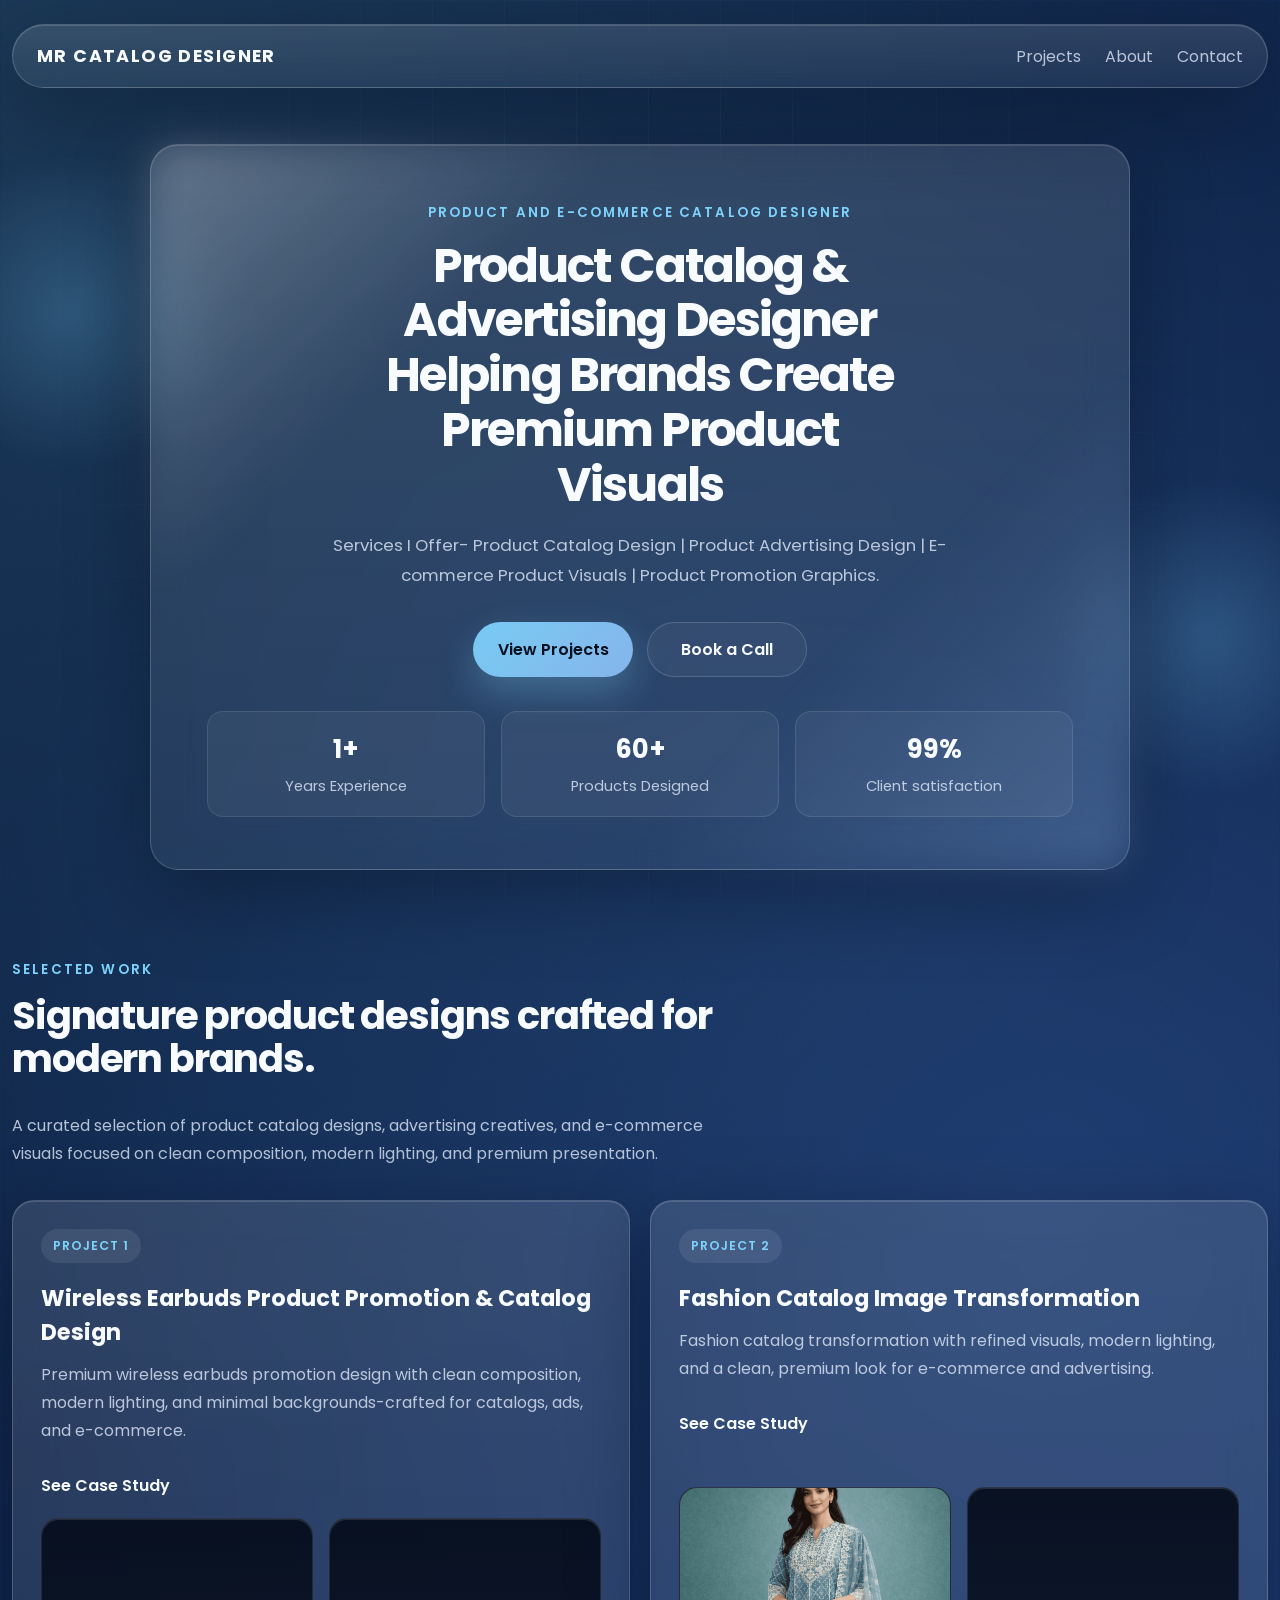
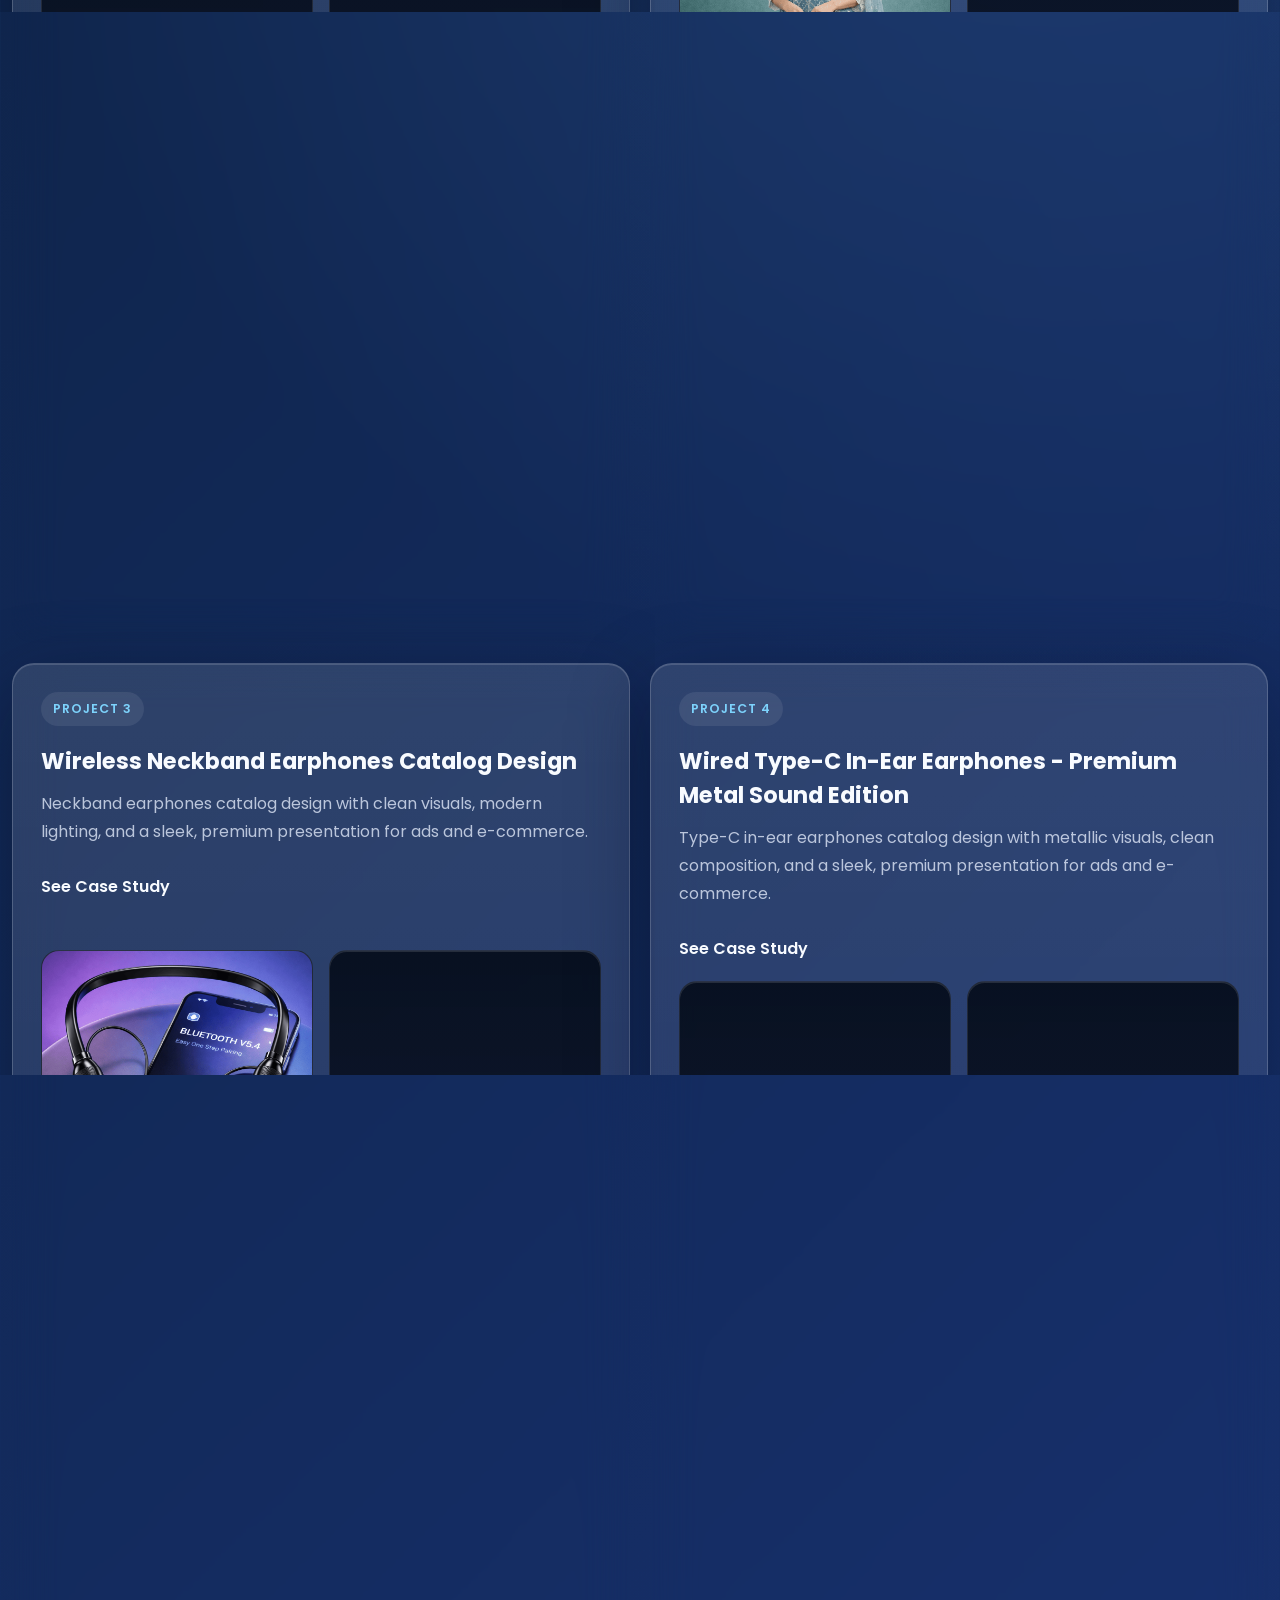
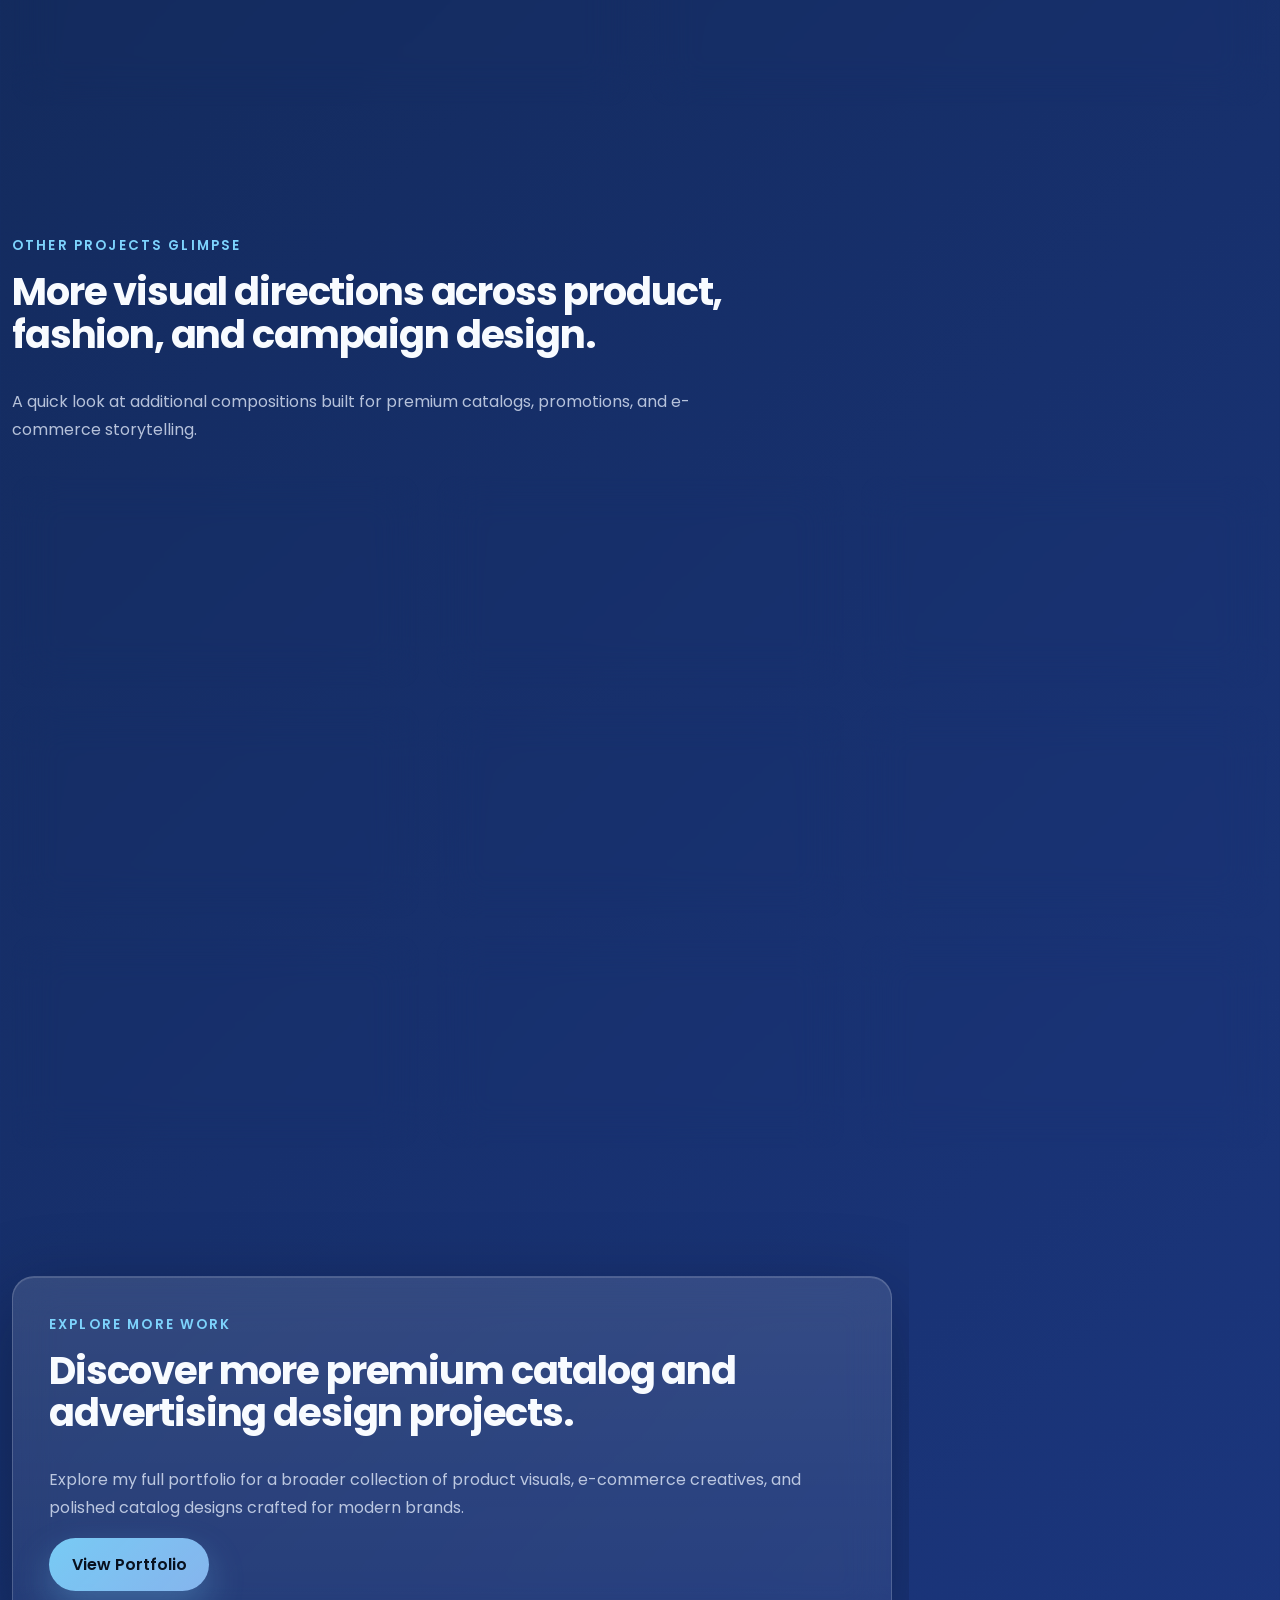
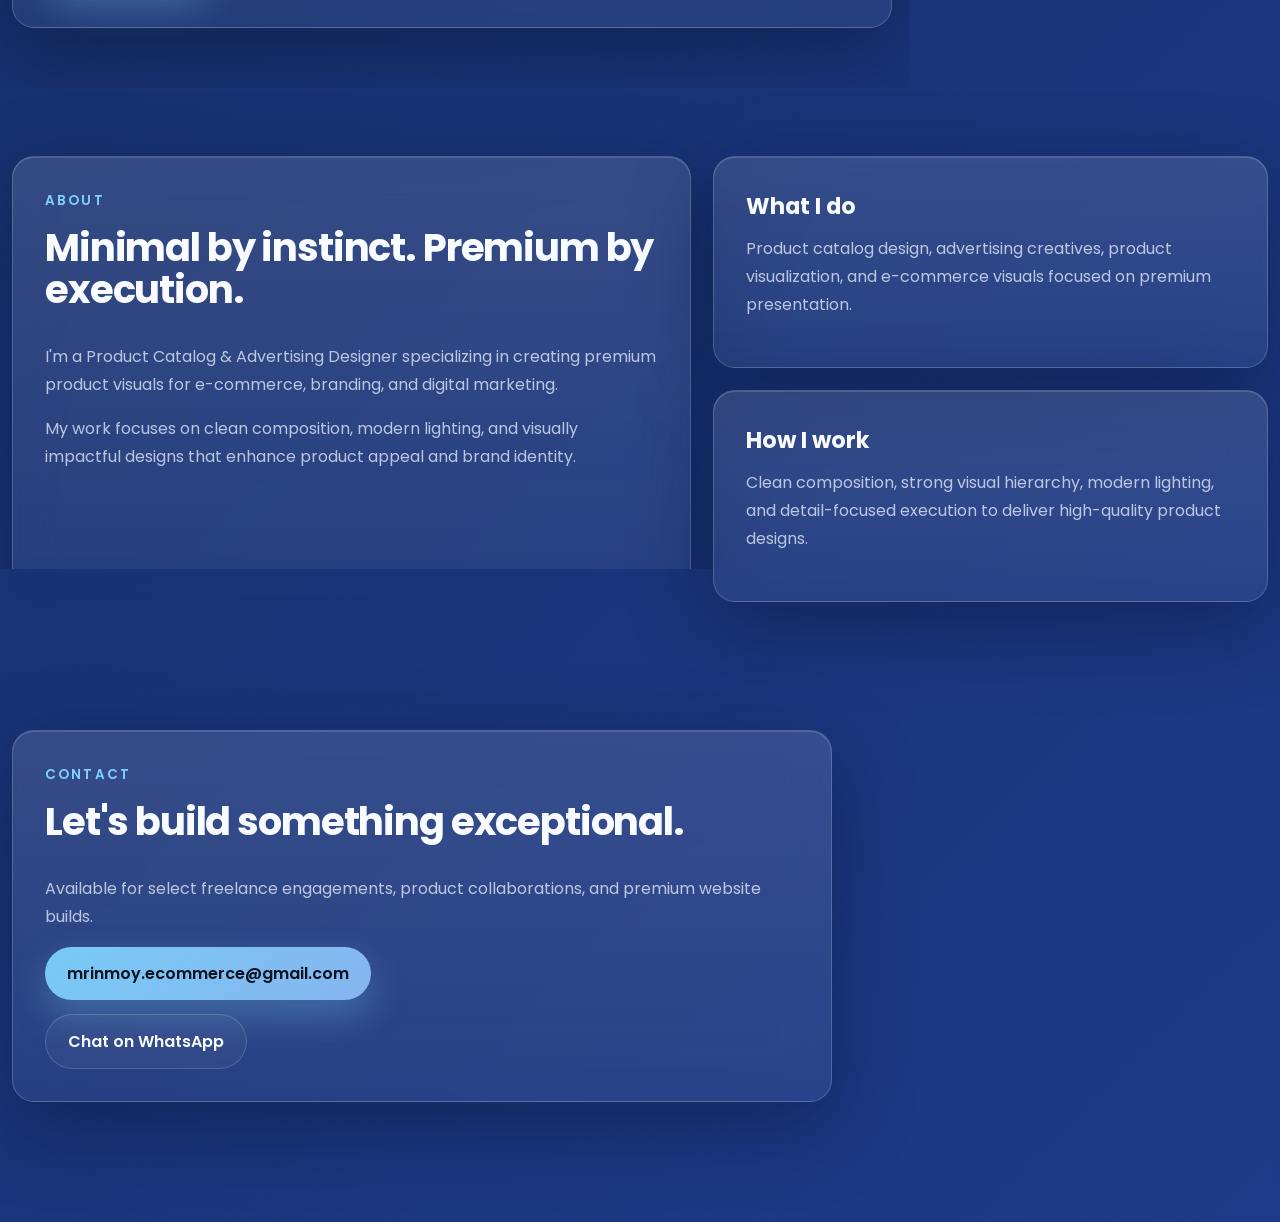
<file: index.html>
<!DOCTYPE html>
<html lang="en">
<head>
  <meta charset="UTF-8">
  <meta name="viewport" content="width=device-width, initial-scale=1.0">
  <title>Nova Portfolio</title>
  <meta
    name="description"
    content="Premium portfolio website with a modern glassmorphism interface, featured projects, and high-end SaaS inspired styling."
  >
  <link rel="preconnect" href="https://fonts.googleapis.com">
  <link rel="preconnect" href="https://fonts.gstatic.com" crossorigin>
  <link
    href="https://fonts.googleapis.com/css2?family=Poppins:wght@300;400;500;600;700;800&display=swap"
    rel="stylesheet"
  >
  <link rel="stylesheet" href="styles.css">
</head>
<body>
  <div class="page-shell">
    <header class="topbar glass-card">
      <a class="brand" href="#home">MR Catalog Designer</a>
      <nav class="nav">
        <a href="#projects">Projects</a>
        <a href="#about">About</a>
        <a href="#contact">Contact</a>
      </nav>
    </header>

    <main>
      <section class="hero" id="home">
        <div class="hero-glow hero-glow-left"></div>
        <div class="hero-glow hero-glow-right"></div>
        <div class="hero-card glass-card reveal">
          <p class="eyebrow">Product and e-commerce catalog designer</p>
          <h1>Product Catalog & Advertising Designer Helping Brands Create Premium Product Visuals</h1>
          <p class="hero-copy">
            Services I Offer- Product Catalog Design | Product Advertising Design |
            E-commerce Product Visuals | Product Promotion Graphics.
          </p>
          <div class="hero-actions">
            <a class="button button-primary" href="#projects">View Projects</a>
            <a class="button button-secondary" href="#contact">Book a Call</a>
          </div>
          <div class="hero-metrics">
            <div>
              <strong>1+</strong>
              <span>Years Experience</span>
            </div>
            <div>
              <strong>60+</strong>
              <span>Products Designed</span>
            </div>
            <div>
              <strong>99%</strong>
              <span>Client satisfaction</span>
            </div>
          </div>
        </div>
      </section>

      <section class="section reveal" id="projects">
        <div class="section-heading">
          <p class="eyebrow">Selected Work</p>
          <h2>Signature product designs crafted for modern brands.</h2>
          <p>
            A curated selection of product catalog designs, advertising creatives, and
            e-commerce visuals focused on clean composition, modern lighting, and premium presentation.
          </p>
        </div>

        <div class="project-grid">
          <article class="project-card glass-card">
            <div class="project-copy">
              <span class="project-tag">Project 1</span>
              <h3>Wireless Earbuds Product Promotion & Catalog Design</h3>
              <p>
                Premium wireless earbuds promotion design with clean composition, modern lighting,
                and minimal backgrounds-crafted for catalogs, ads, and e-commerce.
              </p>
              <a href="#contact">See Case Study</a>
            </div>

            <div class="project-gallery project-gallery-four">
              <figure class="project-image">
                <img src="images/2.png" decoding="async" alt="Wireless earbuds catalog visual 1" loading="eager" fetchpriority="high">
              </figure>
              <figure class="project-image">
                <img src="images/3.png" decoding="async" alt="Wireless earbuds catalog visual 2" loading="eager" fetchpriority="high">
              </figure>
              <figure class="project-image">
                <img src="images/4.png" decoding="async" alt="Wireless earbuds catalog visual 3" loading="eager" fetchpriority="high">
              </figure>
              <figure class="project-image">
                <img src="images/5.png" decoding="async" alt="Wireless earbuds catalog visual 4" loading="eager" fetchpriority="high">
              </figure>
            </div>
          </article>

          <article class="project-card glass-card">
            <div class="project-copy">
              <span class="project-tag">Project 2</span>
              <h3>Fashion Catalog Image Transformation</h3>
              <p>
                Fashion catalog transformation with refined visuals, modern lighting, and a clean,
                premium look for e-commerce and advertising.
              </p>
              <a href="#contact">See Case Study</a>
            </div>

            <div class="project-gallery project-gallery-four">
              <figure class="project-image">
                <img src="images/fashion1.png" decoding="async" alt="Fashion catalog visual 1" loading="eager" fetchpriority="high">
              </figure>
              <figure class="project-image">
                <img src="images/fashion2.png" decoding="async" alt="Fashion catalog visual 2" loading="eager" fetchpriority="high">
              </figure>
              <figure class="project-image">
                <img src="images/fashion3.png" decoding="async" alt="Fashion catalog visual 3" loading="eager" fetchpriority="high">
              </figure>
              <figure class="project-image">
                <img src="images/fashion4.png" decoding="async" alt="Fashion catalog visual 4" loading="eager" fetchpriority="high">
              </figure>
            </div>
          </article>

          <article class="project-card glass-card">
            <div class="project-copy">
              <span class="project-tag">Project 3</span>
              <h3>Wireless Neckband Earphones Catalog Design</h3>
              <p>
                Neckband earphones catalog design with clean visuals, modern lighting, and a sleek,
                premium presentation for ads and e-commerce.
              </p>
              <a href="#contact">See Case Study</a>
            </div>

            <div class="project-gallery project-gallery-four">
              <figure class="project-image">
                <img src="images/bt1.png" decoding="async" alt="Wireless neckband earphones visual 1" loading="eager" fetchpriority="high">
              </figure>
              <figure class="project-image">
                <img src="images/bt2.png" decoding="async" alt="Wireless neckband earphones visual 2" loading="eager" fetchpriority="high">
              </figure>
              <figure class="project-image">
                <img src="images/bt3.png" decoding="async" alt="Wireless neckband earphones visual 3" loading="eager" fetchpriority="high">
              </figure>
              <figure class="project-image">
                <img src="images/bt4.png" decoding="async" alt="Wireless neckband earphones visual 4" loading="eager" fetchpriority="high">
              </figure>
            </div>
          </article>

          <article class="project-card glass-card">
            <div class="project-copy">
              <span class="project-tag">Project 4</span>
              <h3>Wired Type-C In-Ear Earphones - Premium Metal Sound Edition</h3>
              <p>
                Type-C in-ear earphones catalog design with metallic visuals, clean composition,
                and a sleek, premium presentation for ads and e-commerce.
              </p>
              <a href="#contact">See Case Study</a>
            </div>

            <div class="project-gallery project-gallery-four">
              <figure class="project-image">
                <img src="images/earphone1.png" decoding="async" alt="Type-C in-ear earphones visual 1" loading="eager" fetchpriority="high">
              </figure>
              <figure class="project-image">
                <img src="images/earphone2.png" decoding="async" alt="Type-C in-ear earphones visual 2" loading="eager" fetchpriority="high">
              </figure>
              <figure class="project-image">
                <img src="images/earphone3.png" decoding="async" alt="Type-C in-ear earphones visual 3" loading="eager" fetchpriority="high">
              </figure>
              <figure class="project-image">
                <img src="images/earphone4.png" decoding="async" alt="Type-C in-ear earphones visual 4" loading="eager" fetchpriority="high">
              </figure>
            </div>
          </article>
        </div>
      </section>

      <section class="section reveal" id="glimpse">
        <div class="section-heading">
          <p class="eyebrow">Other Projects Glimpse</p>
          <h2>More visual directions across product, fashion, and campaign design.</h2>
          <p>
            A quick look at additional compositions built for premium catalogs, promotions,
            and e-commerce storytelling.
          </p>
        </div>

        <div class="glimpse-grid">
          <a class="glimpse-card glass-card" href="glimpse-1.html">
            <img src="optimized/images/other1-480.jpg" decoding="async" alt="Other project glimpse 1" loading="lazy">
          </a>
          <a class="glimpse-card glass-card" href="glimpse-2.html">
            <img src="optimized/images/other2-480.jpg" decoding="async" alt="Other project glimpse 2" loading="lazy">
          </a>
          <a class="glimpse-card glass-card" href="glimpse-3.html">
            <img src="optimized/images/other3-480.jpg" decoding="async" alt="Other project glimpse 3" loading="lazy">
          </a>
          <a class="glimpse-card glass-card" href="glimpse-4.html">
            <img src="optimized/images/other4-480.jpg" decoding="async" alt="Other project glimpse 4" loading="lazy">
          </a>
          <a class="glimpse-card glass-card" href="glimpse-5.html">
            <img src="optimized/images/other5-480.jpg" decoding="async" alt="Other project glimpse 5" loading="lazy">
          </a>
          <a class="glimpse-card glass-card" href="glimpse-6.html">
            <img src="optimized/images/other6-480.jpg" decoding="async" alt="Other project glimpse 6" loading="lazy">
          </a>
          <a class="glimpse-card glass-card" href="glimpse-7.html">
            <img src="optimized/images/other7-480.jpg" decoding="async" alt="Other project glimpse 7" loading="lazy">
          </a>
          <a class="glimpse-card glass-card" href="glimpse-8.html">
            <img src="optimized/images/other8-480.jpg" decoding="async" alt="Other project glimpse 8" loading="lazy">
          </a>
          <a class="glimpse-card glass-card" href="glimpse-9.html">
            <img src="optimized/images/other9-480.jpg" decoding="async" alt="Other project glimpse 9" loading="lazy">
          </a>
        </div>
      </section>

      <section class="section reveal" id="full-portfolio">
        <div class="portfolio-cta glass-card">
          <p class="eyebrow">Explore More Work</p>
          <h2>Discover more premium catalog and advertising design projects.</h2>
          <p>
            Explore my full portfolio for a broader collection of product visuals,
            e-commerce creatives, and polished catalog designs crafted for modern brands.
          </p>
          <a
            class="button button-primary"
            href="https://mrinmoyecommerce.myportfolio.com"
            target="_blank"
            rel="noreferrer"
          >
            View Portfolio
          </a>
        </div>
      </section>

      <section class="section split-section" id="about">
        <div class="glass-card reveal">
          <p class="eyebrow">About</p>
          <h2>Minimal by instinct. Premium by execution.</h2>
          <p>
            I'm a Product Catalog & Advertising Designer specializing in creating premium
            product visuals for e-commerce, branding, and digital marketing.
          </p>
          <p>
            My work focuses on clean composition, modern lighting, and visually impactful
            designs that enhance product appeal and brand identity.
          </p>
        </div>

        <div class="info-stack reveal">
          <article class="glass-card info-card">
            <h3>What I do</h3>
            <p>
              Product catalog design, advertising creatives, product visualization, and
              e-commerce visuals focused on premium presentation.
            </p>
          </article>
          <article class="glass-card info-card">
            <h3>How I work</h3>
            <p>
              Clean composition, strong visual hierarchy, modern lighting, and detail-focused
              execution to deliver high-quality product designs.
            </p>
          </article>
        </div>
      </section>

      <section class="section reveal" id="contact">
        <div class="contact-card glass-card">
          <p class="eyebrow">Contact</p>
          <h2>Let's build something exceptional.</h2>
          <p>
            Available for select freelance engagements, product collaborations, and premium website builds.
          </p>
          <div class="contact-actions">
            <a class="button button-primary" href="mailto:mrinmoy.ecommerce@gmail.com">mrinmoy.ecommerce@gmail.com</a>
            <a class="button button-secondary" href="https://wa.me/916295046233" target="_blank" rel="noreferrer">Chat on WhatsApp</a>
          </div>
        </div>
      </section>
    </main>
  </div>

  <script src="script.js"></script>
</body>
</html>
</file>
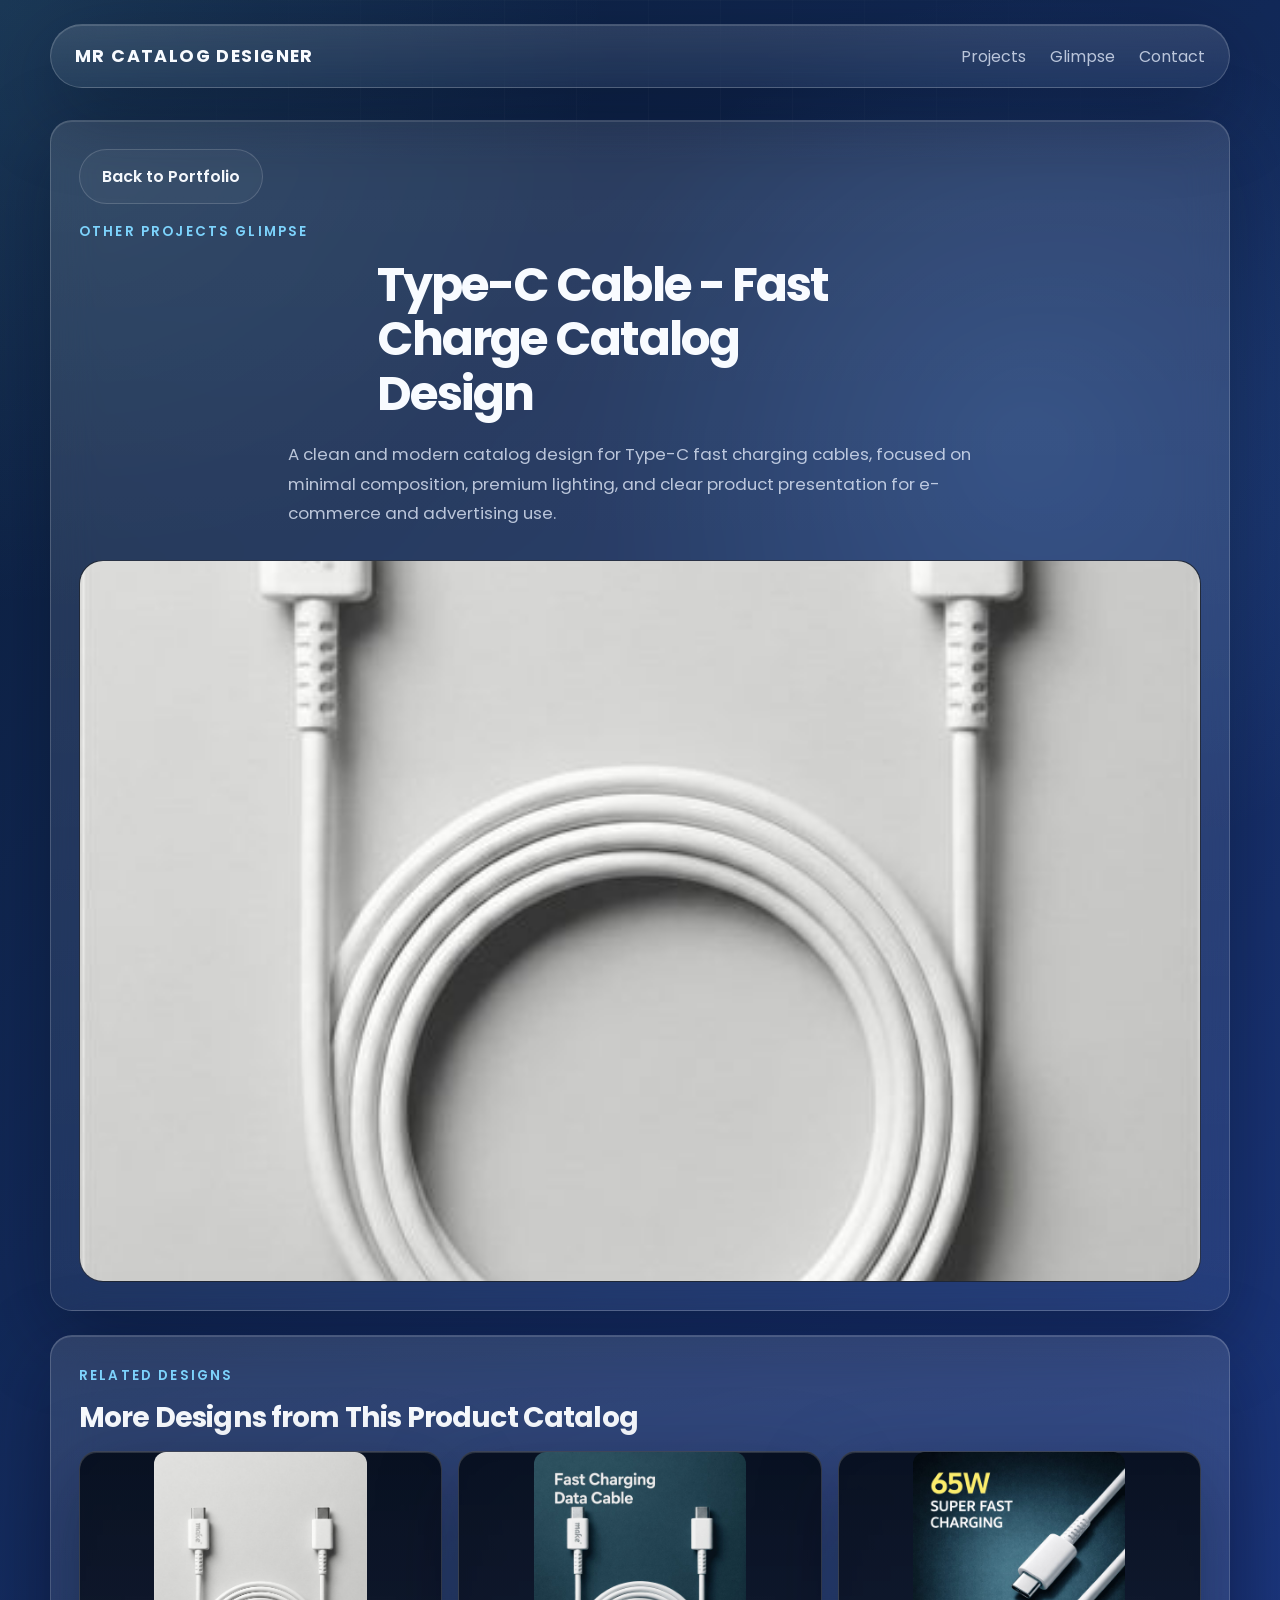
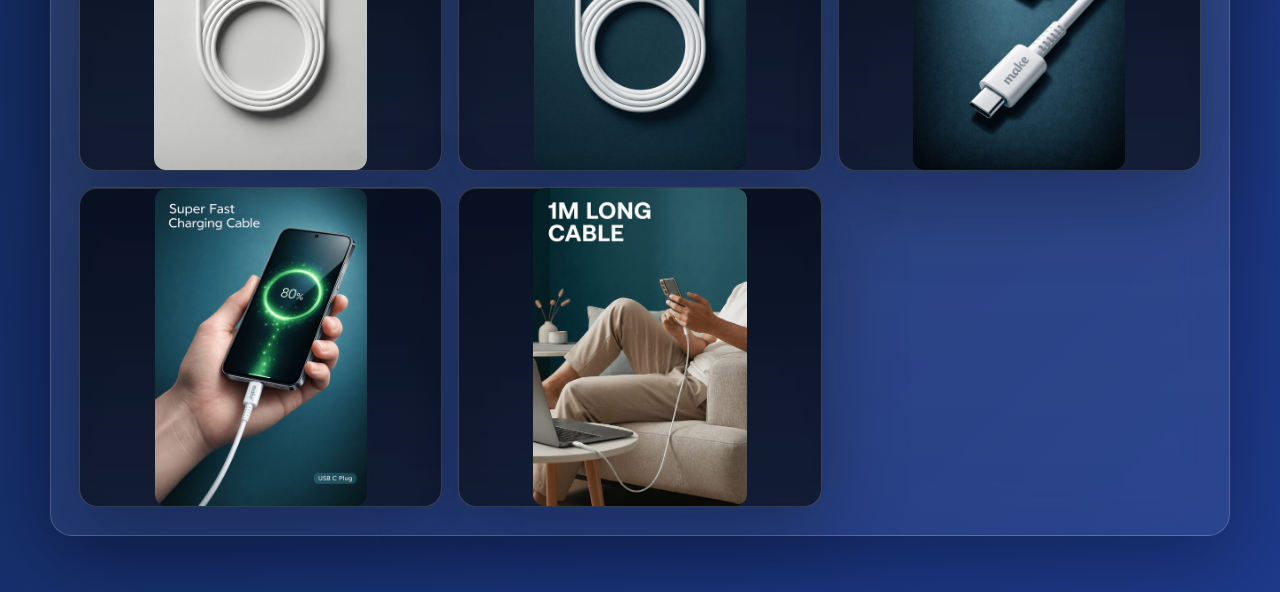
<file: glimpse-1.html>
<!DOCTYPE html>
<html lang="en">
<head>
  <meta charset="UTF-8">
  <meta name="viewport" content="width=device-width, initial-scale=1.0">
  <title>Other Project Glimpse 1</title>
  <link rel="preconnect" href="https://fonts.googleapis.com">
  <link rel="preconnect" href="https://fonts.gstatic.com" crossorigin>
  <link href="https://fonts.googleapis.com/css2?family=Poppins:wght@300;400;500;600;700;800&display=swap" rel="stylesheet">
  <link rel="stylesheet" href="styles.css">
</head>
<body>
  <div class="detail-shell">
    <header class="topbar glass-card">
      <a class="brand" href="index.html">MR Catalog Designer</a>
      <nav class="nav">
        <a href="index.html#projects">Projects</a>
        <a href="index.html#glimpse">Glimpse</a>
        <a href="index.html#contact">Contact</a>
      </nav>
    </header>

    <main class="detail-main">
      <section class="detail-layout reveal is-visible">
        <div class="detail-card glass-card">
          <div class="detail-back">
            <a class="button button-secondary" href="index.html#glimpse">Back to Portfolio</a>
          </div>
          <p class="eyebrow">Other Projects Glimpse</p>
          <h1>Type-C Cable - Fast Charge Catalog Design</h1>
          <p class="hero-copy">
            A clean and modern catalog design for Type-C fast charging cables, focused on minimal composition,
            premium lighting, and clear product presentation for e-commerce and advertising use.
          </p>
          <div class="detail-main-image">
            <img src="optimized/images/other1-480.jpg" decoding="async" alt="Other project glimpse 1 main visual" loading="lazy">
          </div>
        </div>

        <div class="detail-card glass-card">
          <p class="eyebrow">Related Designs</p>
          <h2 class="detail-section-title">More Designs from This Product Catalog</h2>
          <div class="project-more-grid">
            <figure class="project-more-card glass-card">
              <img src="optimized/glimpse-1/1-960.jpg" srcset="optimized/glimpse-1/1-480.jpg 480w, optimized/glimpse-1/1-960.jpg 960w, optimized/glimpse-1/1-1440.jpg 1440w" sizes="(max-width: 720px) 92vw, (max-width: 980px) 92vw, 50vw" decoding="async" alt="More from this project image 1" loading="lazy">
            </figure>
            <figure class="project-more-card glass-card">
              <img src="optimized/glimpse-1/2-960.jpg" srcset="optimized/glimpse-1/2-480.jpg 480w, optimized/glimpse-1/2-960.jpg 960w, optimized/glimpse-1/2-1440.jpg 1440w" sizes="(max-width: 720px) 92vw, (max-width: 980px) 92vw, 50vw" decoding="async" alt="More from this project image 2" loading="lazy">
            </figure>
            <figure class="project-more-card glass-card">
              <img src="optimized/glimpse-1/3-960.jpg" srcset="optimized/glimpse-1/3-480.jpg 480w, optimized/glimpse-1/3-960.jpg 960w, optimized/glimpse-1/3-1440.jpg 1440w" sizes="(max-width: 720px) 92vw, (max-width: 980px) 92vw, 50vw" decoding="async" alt="More from this project image 3" loading="lazy">
            </figure>
            <figure class="project-more-card glass-card">
              <img src="optimized/glimpse-1/4-960.jpg" srcset="optimized/glimpse-1/4-480.jpg 480w, optimized/glimpse-1/4-960.jpg 960w, optimized/glimpse-1/4-1440.jpg 1440w" sizes="(max-width: 720px) 92vw, (max-width: 980px) 92vw, 50vw" decoding="async" alt="More from this project image 4" loading="lazy">
            </figure>
            <figure class="project-more-card glass-card">
              <img src="optimized/glimpse-1/5-960.jpg" srcset="optimized/glimpse-1/5-480.jpg 480w, optimized/glimpse-1/5-960.jpg 960w, optimized/glimpse-1/5-1440.jpg 1440w" sizes="(max-width: 720px) 92vw, (max-width: 980px) 92vw, 50vw" decoding="async" alt="More from this project image 5" loading="lazy">
            </figure>
          </div>
        </div>
      </section>
    </main>
  </div>
</body>
</html>
</file>
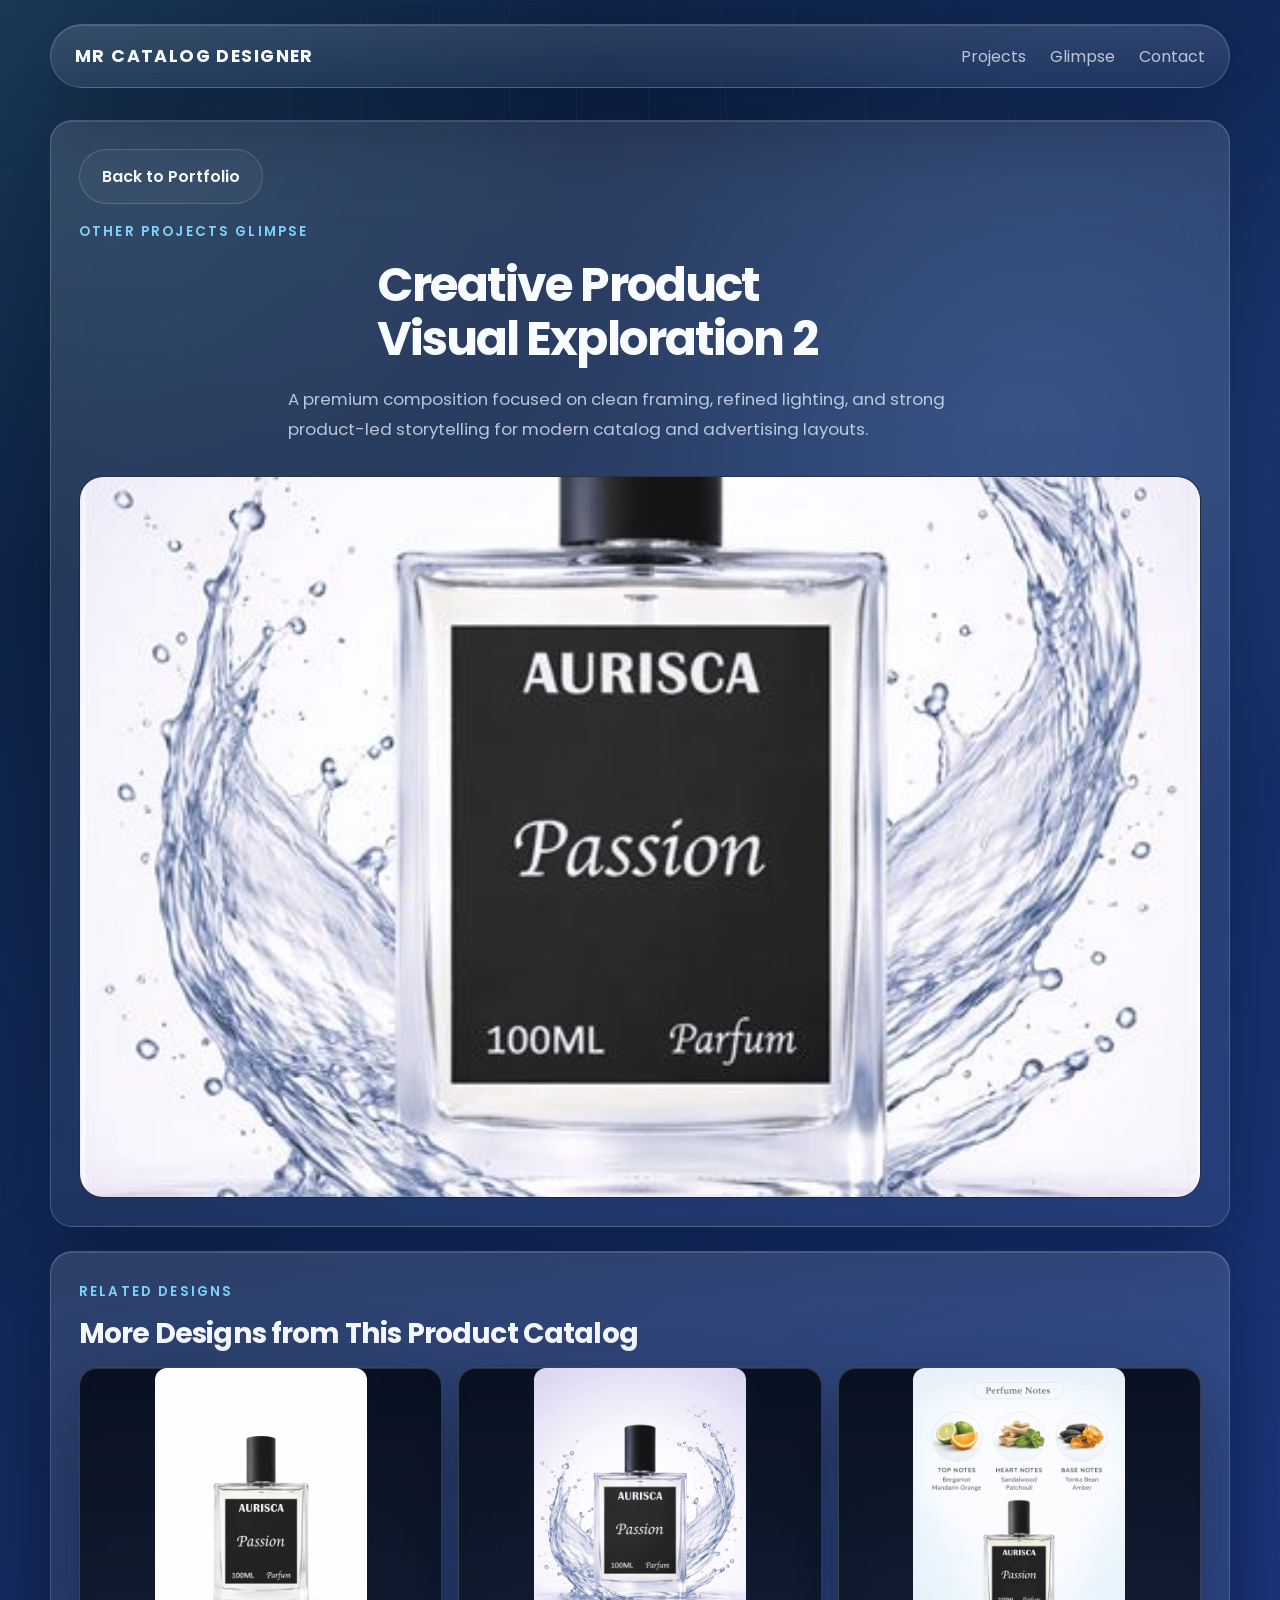
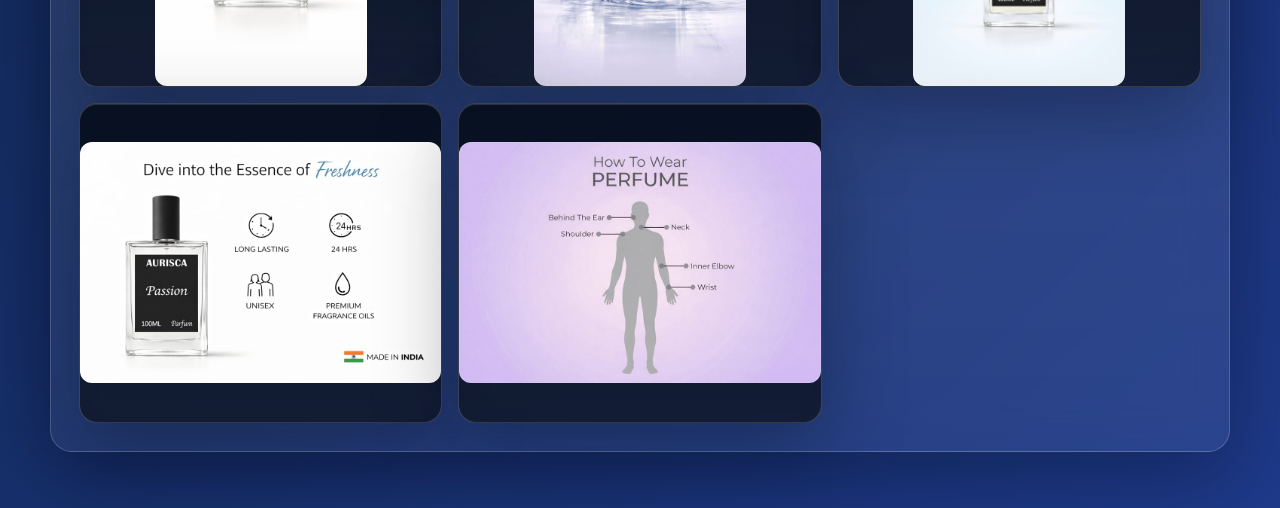
<file: glimpse-2.html>
<!DOCTYPE html>
<html lang="en">
<head>
  <meta charset="UTF-8">
  <meta name="viewport" content="width=device-width, initial-scale=1.0">
  <title>Other Project Glimpse 2</title>
  <link rel="preconnect" href="https://fonts.googleapis.com">
  <link rel="preconnect" href="https://fonts.gstatic.com" crossorigin>
  <link href="https://fonts.googleapis.com/css2?family=Poppins:wght@300;400;500;600;700;800&display=swap" rel="stylesheet">
  <link rel="stylesheet" href="styles.css">
</head>
<body>
  <div class="detail-shell">
    <header class="topbar glass-card">
      <a class="brand" href="index.html">MR Catalog Designer</a>
      <nav class="nav">
        <a href="index.html#projects">Projects</a>
        <a href="index.html#glimpse">Glimpse</a>
        <a href="index.html#contact">Contact</a>
      </nav>
    </header>
    <main class="detail-main">
      <section class="detail-layout reveal is-visible">
        <div class="detail-card glass-card">
          <div class="detail-back"><a class="button button-secondary" href="index.html#glimpse">Back to Portfolio</a></div>
          <p class="eyebrow">Other Projects Glimpse</p>
          <h1>Creative Product Visual Exploration 2</h1>
          <p class="hero-copy">A premium composition focused on clean framing, refined lighting, and strong product-led storytelling for modern catalog and advertising layouts.</p>
          <div class="detail-main-image"><img src="optimized/images/other2-480.jpg" decoding="async" alt="Other project glimpse 2 main visual" loading="lazy"></div>
        </div>
        <div class="detail-card glass-card">
          <p class="eyebrow">Related Designs</p>
          <h2 class="detail-section-title">More Designs from This Product Catalog</h2>
          <div class="project-more-grid">
            <figure class="project-more-card glass-card">
              <img src="optimized/glimpse-2/1-960.jpg" srcset="optimized/glimpse-2/1-480.jpg 480w, optimized/glimpse-2/1-960.jpg 960w, optimized/glimpse-2/1-1440.jpg 1440w" sizes="(max-width: 720px) 92vw, (max-width: 980px) 92vw, 50vw" decoding="async" alt="More designs from this product catalog 1" loading="lazy">
            </figure>
            <figure class="project-more-card glass-card">
              <img src="optimized/glimpse-2/2-960.jpg" srcset="optimized/glimpse-2/2-480.jpg 480w, optimized/glimpse-2/2-960.jpg 960w, optimized/glimpse-2/2-1440.jpg 1440w" sizes="(max-width: 720px) 92vw, (max-width: 980px) 92vw, 50vw" decoding="async" alt="More designs from this product catalog 2" loading="lazy">
            </figure>
            <figure class="project-more-card glass-card">
              <img src="optimized/glimpse-2/3-960.jpg" srcset="optimized/glimpse-2/3-480.jpg 480w, optimized/glimpse-2/3-960.jpg 960w, optimized/glimpse-2/3-1440.jpg 1440w" sizes="(max-width: 720px) 92vw, (max-width: 980px) 92vw, 50vw" decoding="async" alt="More designs from this product catalog 3" loading="lazy">
            </figure>
            <figure class="project-more-card glass-card">
              <img src="optimized/glimpse-2/4-960.jpg" srcset="optimized/glimpse-2/4-480.jpg 480w, optimized/glimpse-2/4-960.jpg 960w, optimized/glimpse-2/4-1440.jpg 1440w" sizes="(max-width: 720px) 92vw, (max-width: 980px) 92vw, 50vw" decoding="async" alt="More designs from this product catalog 4" loading="lazy">
            </figure>
            <figure class="project-more-card glass-card">
              <img src="optimized/glimpse-2/5-960.jpg" srcset="optimized/glimpse-2/5-480.jpg 480w, optimized/glimpse-2/5-960.jpg 960w, optimized/glimpse-2/5-1440.jpg 1440w" sizes="(max-width: 720px) 92vw, (max-width: 980px) 92vw, 50vw" decoding="async" alt="More designs from this product catalog 5" loading="lazy">
            </figure>
          </div>
        </div>
      </section>
    </main>
  </div>
</body>
</html>
</file>
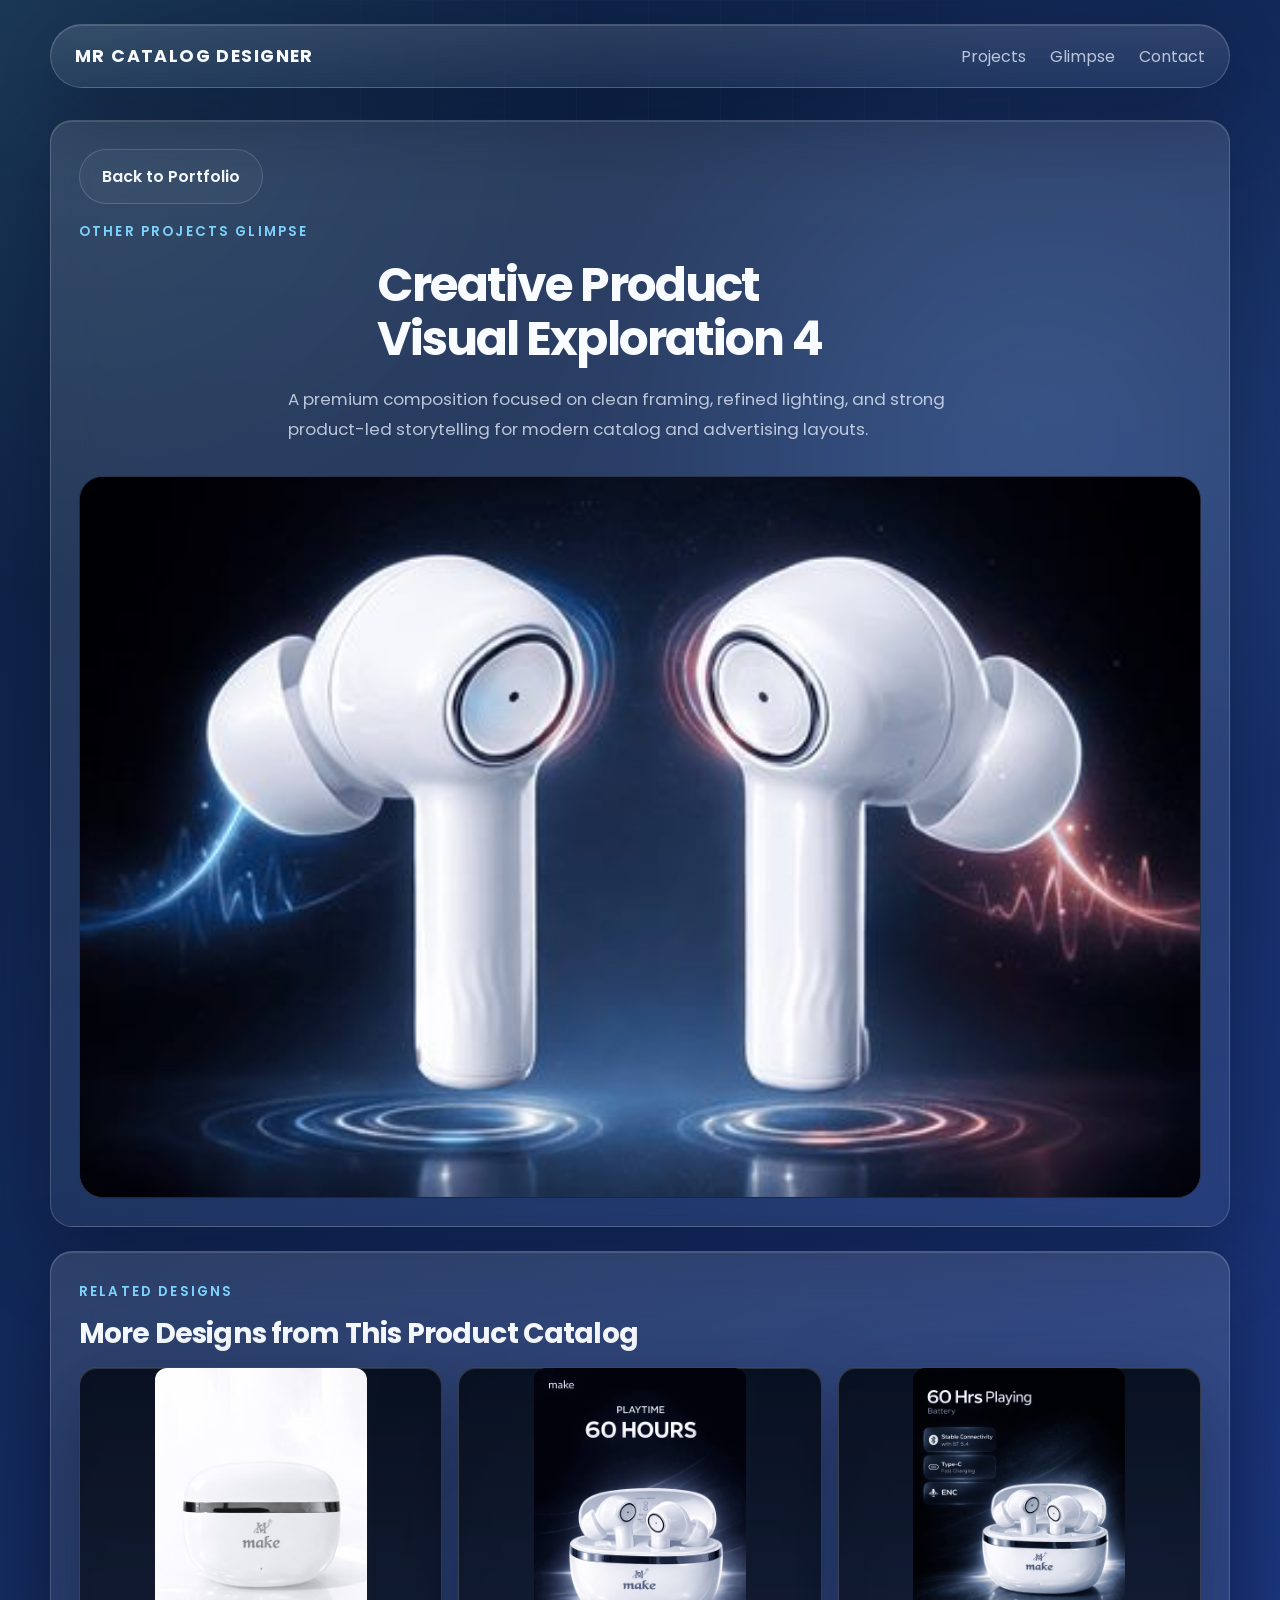
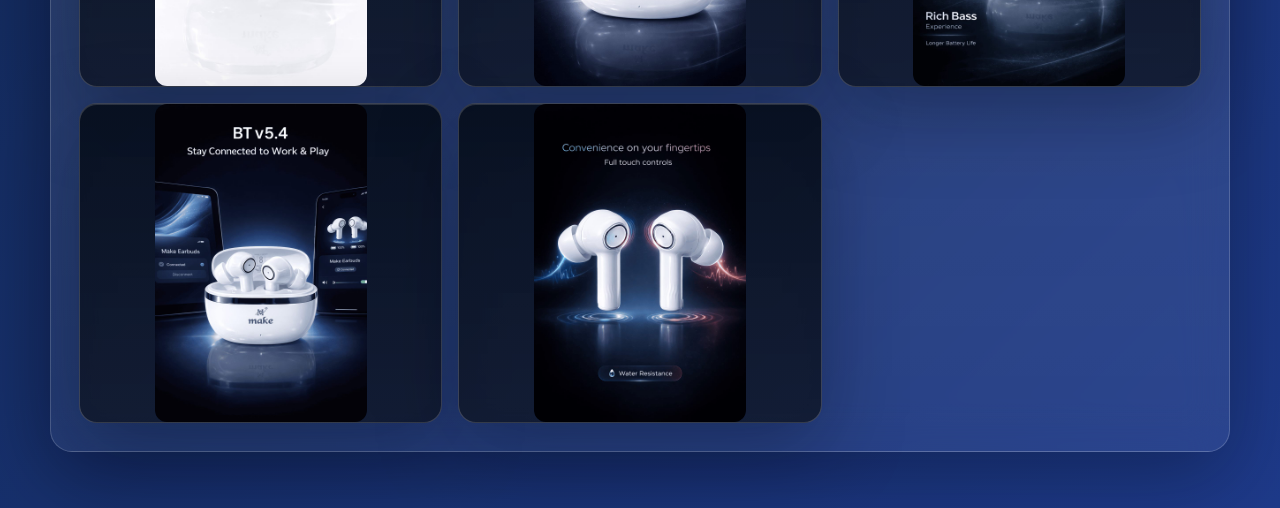
<file: glimpse-4.html>
<!DOCTYPE html>
<html lang="en">
<head>
  <meta charset="UTF-8">
  <meta name="viewport" content="width=device-width, initial-scale=1.0">
  <title>Other Project Glimpse 4</title>
  <link rel="preconnect" href="https://fonts.googleapis.com">
  <link rel="preconnect" href="https://fonts.gstatic.com" crossorigin>
  <link href="https://fonts.googleapis.com/css2?family=Poppins:wght@300;400;500;600;700;800&display=swap" rel="stylesheet">
  <link rel="stylesheet" href="styles.css">
</head>
<body>
  <div class="detail-shell">
    <header class="topbar glass-card">
      <a class="brand" href="index.html">MR Catalog Designer</a>
      <nav class="nav">
        <a href="index.html#projects">Projects</a>
        <a href="index.html#glimpse">Glimpse</a>
        <a href="index.html#contact">Contact</a>
      </nav>
    </header>
    <main class="detail-main">
      <section class="detail-layout reveal is-visible">
        <div class="detail-card glass-card">
          <div class="detail-back"><a class="button button-secondary" href="index.html#glimpse">Back to Portfolio</a></div>
          <p class="eyebrow">Other Projects Glimpse</p>
          <h1>Creative Product Visual Exploration 4</h1>
          <p class="hero-copy">A premium composition focused on clean framing, refined lighting, and strong product-led storytelling for modern catalog and advertising layouts.</p>
          <div class="detail-main-image"><img src="optimized/images/other4-480.jpg" decoding="async" alt="Other project glimpse 4 main visual" loading="lazy"></div>
        </div>
        <div class="detail-card glass-card">
          <p class="eyebrow">Related Designs</p>
          <h2 class="detail-section-title">More Designs from This Product Catalog</h2>
          <div class="project-more-grid">
            <figure class="project-more-card glass-card">
              <img src="optimized/glimpse-4/1-960.jpg" srcset="optimized/glimpse-4/1-480.jpg 480w, optimized/glimpse-4/1-960.jpg 960w, optimized/glimpse-4/1-1440.jpg 1440w" sizes="(max-width: 720px) 92vw, (max-width: 980px) 92vw, 50vw" decoding="async" alt="More designs from this product catalog 1" loading="lazy">
            </figure>
            <figure class="project-more-card glass-card">
              <img src="optimized/glimpse-4/2-960.jpg" srcset="optimized/glimpse-4/2-480.jpg 480w, optimized/glimpse-4/2-960.jpg 960w, optimized/glimpse-4/2-1440.jpg 1440w" sizes="(max-width: 720px) 92vw, (max-width: 980px) 92vw, 50vw" decoding="async" alt="More designs from this product catalog 2" loading="lazy">
            </figure>
            <figure class="project-more-card glass-card">
              <img src="optimized/glimpse-4/3-960.jpg" srcset="optimized/glimpse-4/3-480.jpg 480w, optimized/glimpse-4/3-960.jpg 960w, optimized/glimpse-4/3-1440.jpg 1440w" sizes="(max-width: 720px) 92vw, (max-width: 980px) 92vw, 50vw" decoding="async" alt="More designs from this product catalog 3" loading="lazy">
            </figure>
            <figure class="project-more-card glass-card">
              <img src="optimized/glimpse-4/4-960.jpg" srcset="optimized/glimpse-4/4-480.jpg 480w, optimized/glimpse-4/4-960.jpg 960w, optimized/glimpse-4/4-1440.jpg 1440w" sizes="(max-width: 720px) 92vw, (max-width: 980px) 92vw, 50vw" decoding="async" alt="More designs from this product catalog 4" loading="lazy">
            </figure>
            <figure class="project-more-card glass-card">
              <img src="optimized/glimpse-4/5-960.jpg" srcset="optimized/glimpse-4/5-480.jpg 480w, optimized/glimpse-4/5-960.jpg 960w, optimized/glimpse-4/5-1440.jpg 1440w" sizes="(max-width: 720px) 92vw, (max-width: 980px) 92vw, 50vw" decoding="async" alt="More designs from this product catalog 5" loading="lazy">
            </figure>
          </div>
        </div>
      </section>
    </main>
  </div>
</body>
</html>
</file>
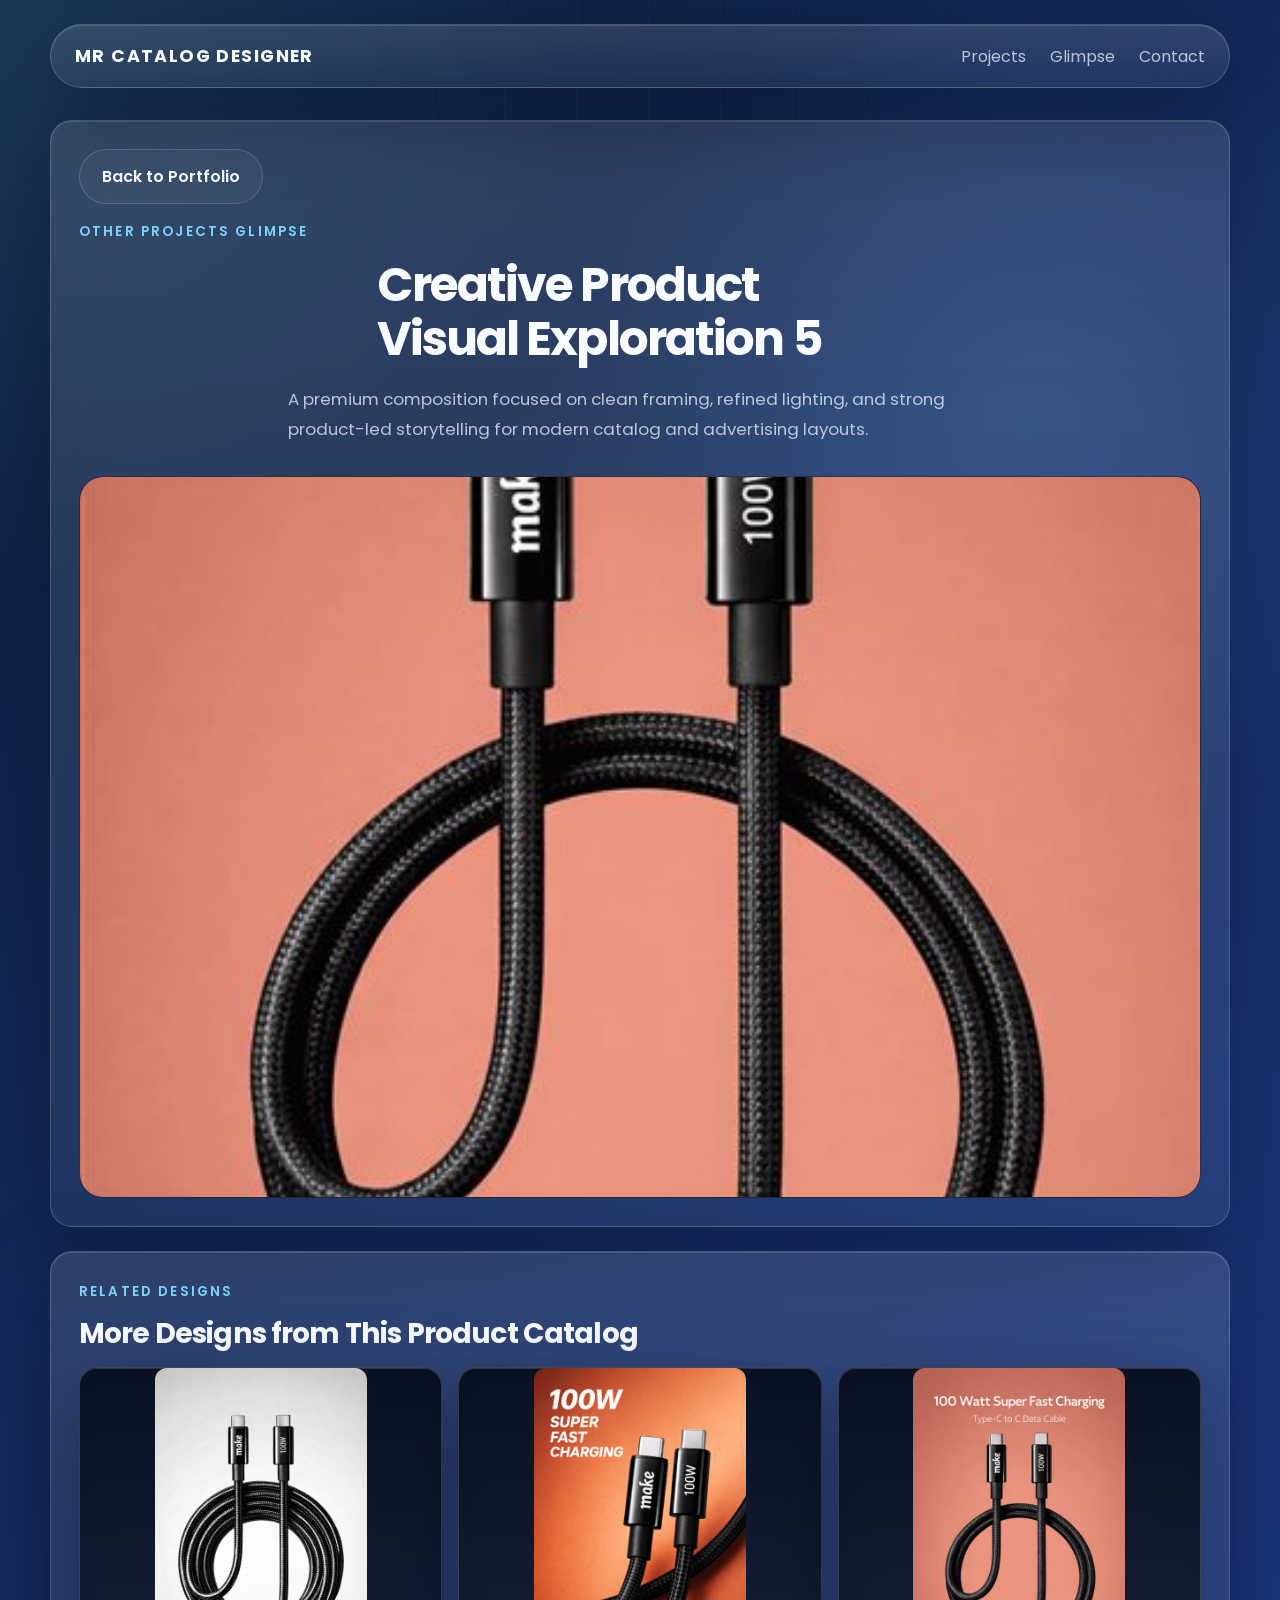
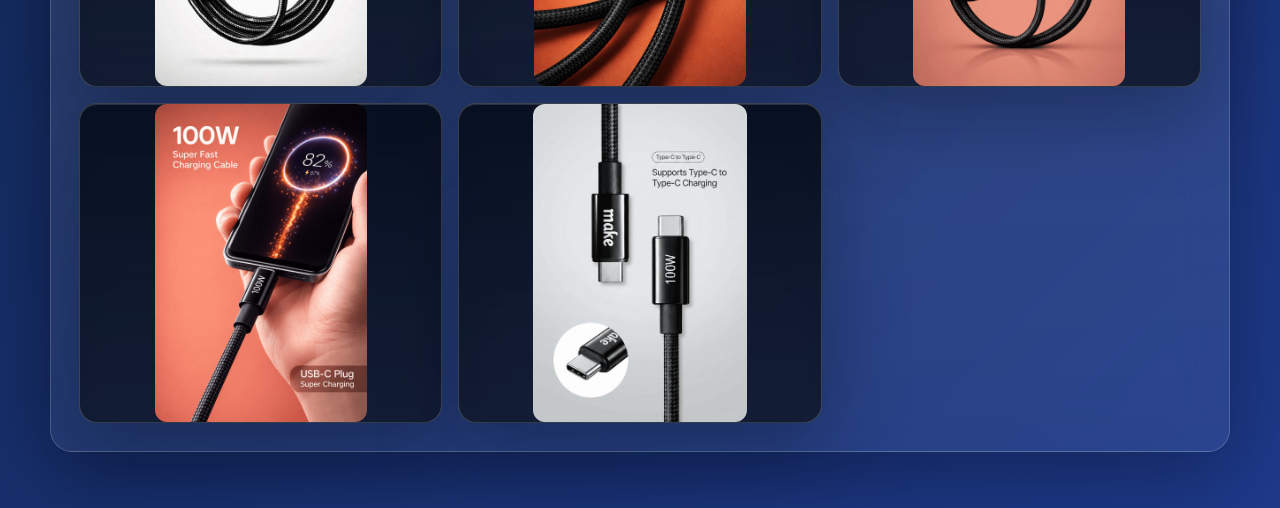
<file: glimpse-5.html>
<!DOCTYPE html>
<html lang="en">
<head>
  <meta charset="UTF-8">
  <meta name="viewport" content="width=device-width, initial-scale=1.0">
  <title>Other Project Glimpse 5</title>
  <link rel="preconnect" href="https://fonts.googleapis.com">
  <link rel="preconnect" href="https://fonts.gstatic.com" crossorigin>
  <link href="https://fonts.googleapis.com/css2?family=Poppins:wght@300;400;500;600;700;800&display=swap" rel="stylesheet">
  <link rel="stylesheet" href="styles.css">
</head>
<body>
  <div class="detail-shell">
    <header class="topbar glass-card">
      <a class="brand" href="index.html">MR Catalog Designer</a>
      <nav class="nav">
        <a href="index.html#projects">Projects</a>
        <a href="index.html#glimpse">Glimpse</a>
        <a href="index.html#contact">Contact</a>
      </nav>
    </header>
    <main class="detail-main">
      <section class="detail-layout reveal is-visible">
        <div class="detail-card glass-card">
          <div class="detail-back"><a class="button button-secondary" href="index.html#glimpse">Back to Portfolio</a></div>
          <p class="eyebrow">Other Projects Glimpse</p>
          <h1>Creative Product Visual Exploration 5</h1>
          <p class="hero-copy">A premium composition focused on clean framing, refined lighting, and strong product-led storytelling for modern catalog and advertising layouts.</p>
          <div class="detail-main-image"><img src="optimized/images/other5-480.jpg" decoding="async" alt="Other project glimpse 5 main visual" loading="lazy"></div>
        </div>
        <div class="detail-card glass-card">
          <p class="eyebrow">Related Designs</p>
          <h2 class="detail-section-title">More Designs from This Product Catalog</h2>
          <div class="project-more-grid">
            <figure class="project-more-card glass-card">
              <img src="optimized/glimpse-5/1-960.jpg" srcset="optimized/glimpse-5/1-480.jpg 480w, optimized/glimpse-5/1-960.jpg 960w, optimized/glimpse-5/1-1440.jpg 1440w" sizes="(max-width: 720px) 92vw, (max-width: 980px) 92vw, 50vw" decoding="async" alt="More designs from this product catalog 1" loading="lazy">
            </figure>
            <figure class="project-more-card glass-card">
              <img src="optimized/glimpse-5/2-960.jpg" srcset="optimized/glimpse-5/2-480.jpg 480w, optimized/glimpse-5/2-960.jpg 960w, optimized/glimpse-5/2-1440.jpg 1440w" sizes="(max-width: 720px) 92vw, (max-width: 980px) 92vw, 50vw" decoding="async" alt="More designs from this product catalog 2" loading="lazy">
            </figure>
            <figure class="project-more-card glass-card">
              <img src="optimized/glimpse-5/3-960.jpg" srcset="optimized/glimpse-5/3-480.jpg 480w, optimized/glimpse-5/3-960.jpg 960w, optimized/glimpse-5/3-1440.jpg 1440w" sizes="(max-width: 720px) 92vw, (max-width: 980px) 92vw, 50vw" decoding="async" alt="More designs from this product catalog 3" loading="lazy">
            </figure>
            <figure class="project-more-card glass-card">
              <img src="optimized/glimpse-5/4-960.jpg" srcset="optimized/glimpse-5/4-480.jpg 480w, optimized/glimpse-5/4-960.jpg 960w, optimized/glimpse-5/4-1440.jpg 1440w" sizes="(max-width: 720px) 92vw, (max-width: 980px) 92vw, 50vw" decoding="async" alt="More designs from this product catalog 4" loading="lazy">
            </figure>
            <figure class="project-more-card glass-card">
              <img src="optimized/glimpse-5/5-960.jpg" srcset="optimized/glimpse-5/5-480.jpg 480w, optimized/glimpse-5/5-960.jpg 960w, optimized/glimpse-5/5-1440.jpg 1440w" sizes="(max-width: 720px) 92vw, (max-width: 980px) 92vw, 50vw" decoding="async" alt="More designs from this product catalog 5" loading="lazy">
            </figure>
          </div>
        </div>
      </section>
    </main>
  </div>
</body>
</html>
</file>
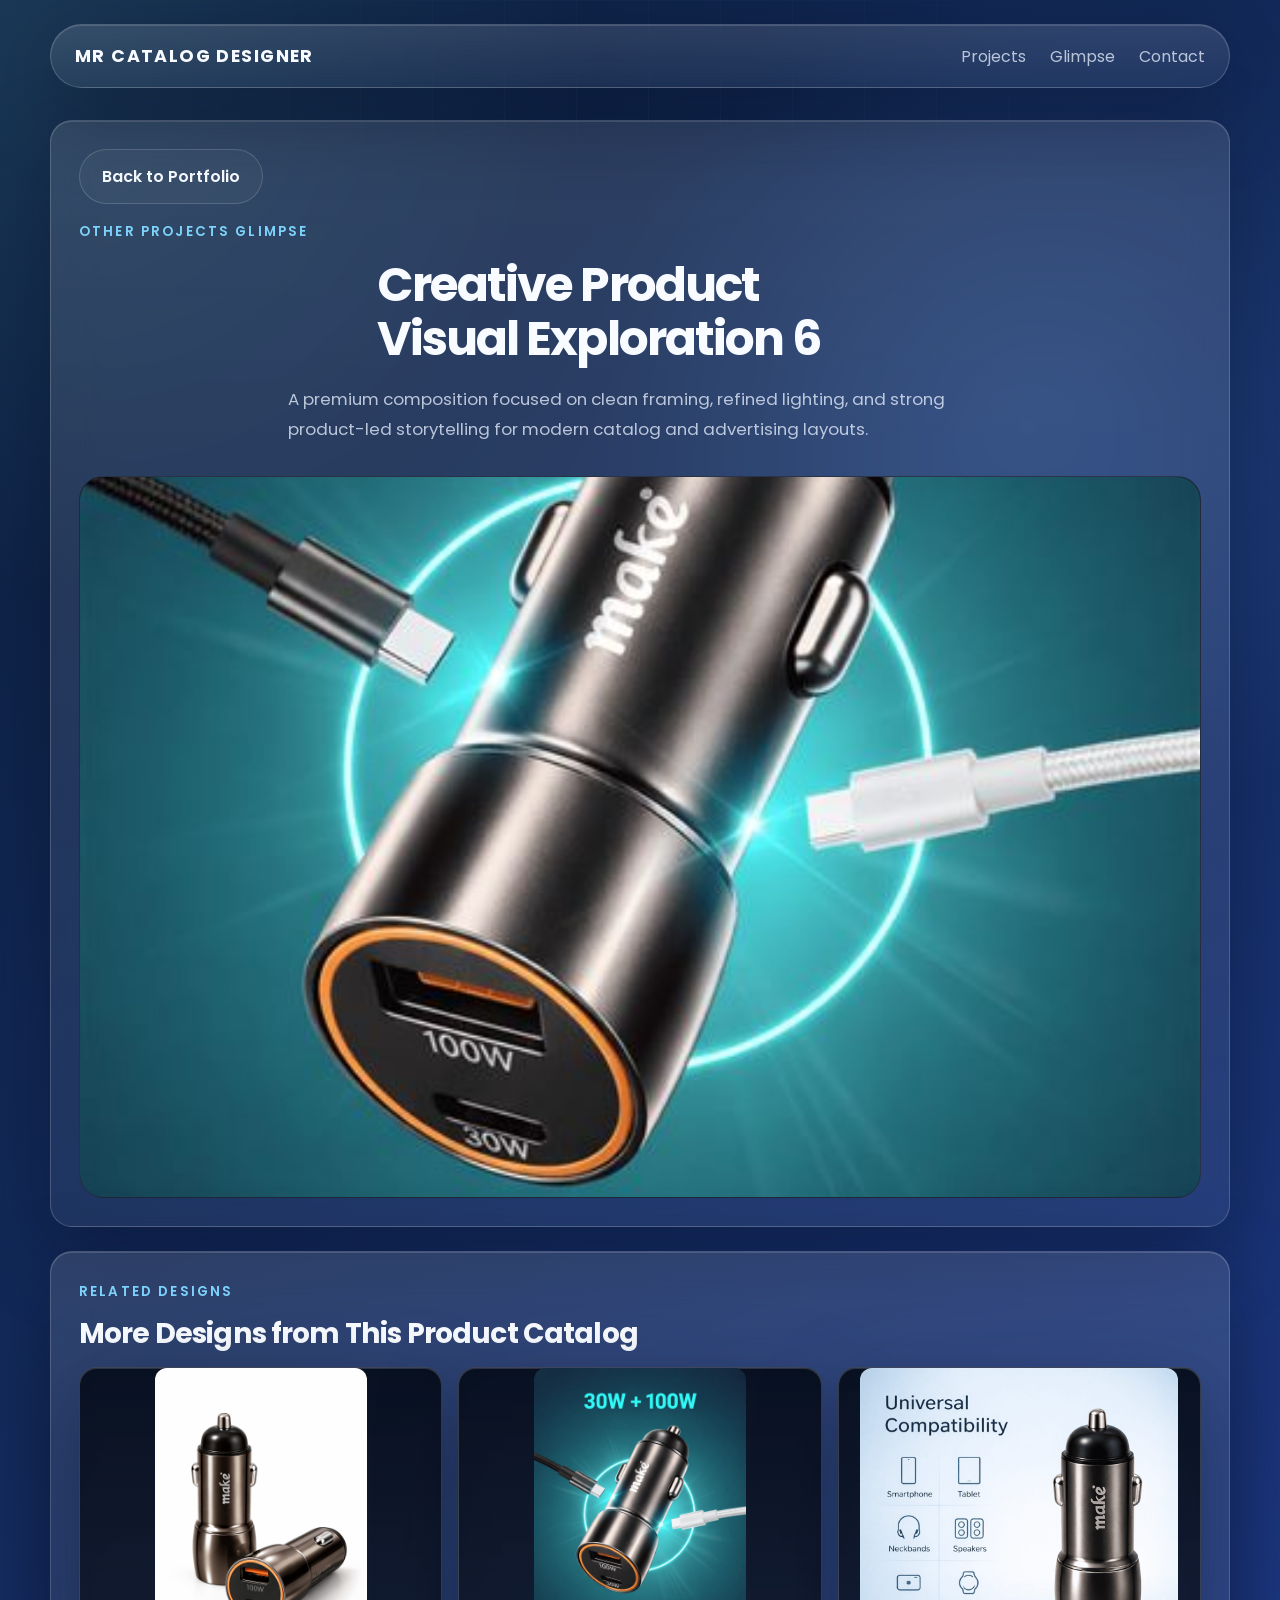
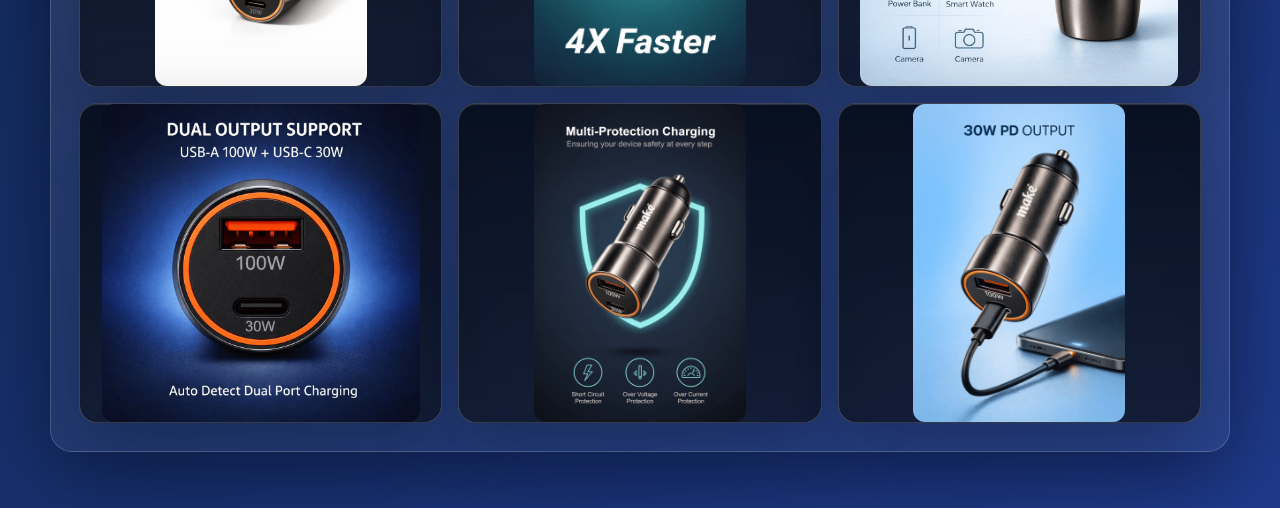
<file: glimpse-6.html>
<!DOCTYPE html>
<html lang="en">
<head>
  <meta charset="UTF-8">
  <meta name="viewport" content="width=device-width, initial-scale=1.0">
  <title>Other Project Glimpse 6</title>
  <link rel="preconnect" href="https://fonts.googleapis.com">
  <link rel="preconnect" href="https://fonts.gstatic.com" crossorigin>
  <link href="https://fonts.googleapis.com/css2?family=Poppins:wght@300;400;500;600;700;800&display=swap" rel="stylesheet">
  <link rel="stylesheet" href="styles.css">
</head>
<body>
  <div class="detail-shell">
    <header class="topbar glass-card">
      <a class="brand" href="index.html">MR Catalog Designer</a>
      <nav class="nav">
        <a href="index.html#projects">Projects</a>
        <a href="index.html#glimpse">Glimpse</a>
        <a href="index.html#contact">Contact</a>
      </nav>
    </header>
    <main class="detail-main">
      <section class="detail-layout reveal is-visible">
        <div class="detail-card glass-card">
          <div class="detail-back"><a class="button button-secondary" href="index.html#glimpse">Back to Portfolio</a></div>
          <p class="eyebrow">Other Projects Glimpse</p>
          <h1>Creative Product Visual Exploration 6</h1>
          <p class="hero-copy">A premium composition focused on clean framing, refined lighting, and strong product-led storytelling for modern catalog and advertising layouts.</p>
          <div class="detail-main-image"><img src="optimized/images/other6-480.jpg" decoding="async" alt="Other project glimpse 6 main visual" loading="lazy"></div>
        </div>
        <div class="detail-card glass-card">
          <p class="eyebrow">Related Designs</p>
          <h2 class="detail-section-title">More Designs from This Product Catalog</h2>
          <div class="project-more-grid">
            <figure class="project-more-card glass-card">
              <img src="optimized/glimpse-6/1-960.jpg" srcset="optimized/glimpse-6/1-480.jpg 480w, optimized/glimpse-6/1-960.jpg 960w, optimized/glimpse-6/1-1440.jpg 1440w" sizes="(max-width: 720px) 92vw, (max-width: 980px) 92vw, 50vw" decoding="async" alt="More designs from this product catalog 1" loading="lazy">
            </figure>
            <figure class="project-more-card glass-card">
              <img src="optimized/glimpse-6/2-960.jpg" srcset="optimized/glimpse-6/2-480.jpg 480w, optimized/glimpse-6/2-960.jpg 960w, optimized/glimpse-6/2-1440.jpg 1440w" sizes="(max-width: 720px) 92vw, (max-width: 980px) 92vw, 50vw" decoding="async" alt="More designs from this product catalog 2" loading="lazy">
            </figure>
            <figure class="project-more-card glass-card">
              <img src="optimized/glimpse-6/3-960.jpg" srcset="optimized/glimpse-6/3-480.jpg 480w, optimized/glimpse-6/3-960.jpg 960w, optimized/glimpse-6/3-1440.jpg 1440w" sizes="(max-width: 720px) 92vw, (max-width: 980px) 92vw, 50vw" decoding="async" alt="More designs from this product catalog 3" loading="lazy">
            </figure>
            <figure class="project-more-card glass-card">
              <img src="optimized/glimpse-6/4-960.jpg" srcset="optimized/glimpse-6/4-480.jpg 480w, optimized/glimpse-6/4-960.jpg 960w, optimized/glimpse-6/4-1440.jpg 1440w" sizes="(max-width: 720px) 92vw, (max-width: 980px) 92vw, 50vw" decoding="async" alt="More designs from this product catalog 4" loading="lazy">
            </figure>
            <figure class="project-more-card glass-card">
              <img src="optimized/glimpse-6/5-960.jpg" srcset="optimized/glimpse-6/5-480.jpg 480w, optimized/glimpse-6/5-960.jpg 960w, optimized/glimpse-6/5-1440.jpg 1440w" sizes="(max-width: 720px) 92vw, (max-width: 980px) 92vw, 50vw" decoding="async" alt="More designs from this product catalog 5" loading="lazy">
            </figure>
            <figure class="project-more-card glass-card">
              <img src="optimized/glimpse-6/6-960.jpg" srcset="optimized/glimpse-6/6-480.jpg 480w, optimized/glimpse-6/6-960.jpg 960w, optimized/glimpse-6/6-1440.jpg 1440w" sizes="(max-width: 720px) 92vw, (max-width: 980px) 92vw, 50vw" decoding="async" alt="More designs from this product catalog 6" loading="lazy">
            </figure>
          </div>
        </div>
      </section>
    </main>
  </div>
</body>
</html>
</file>
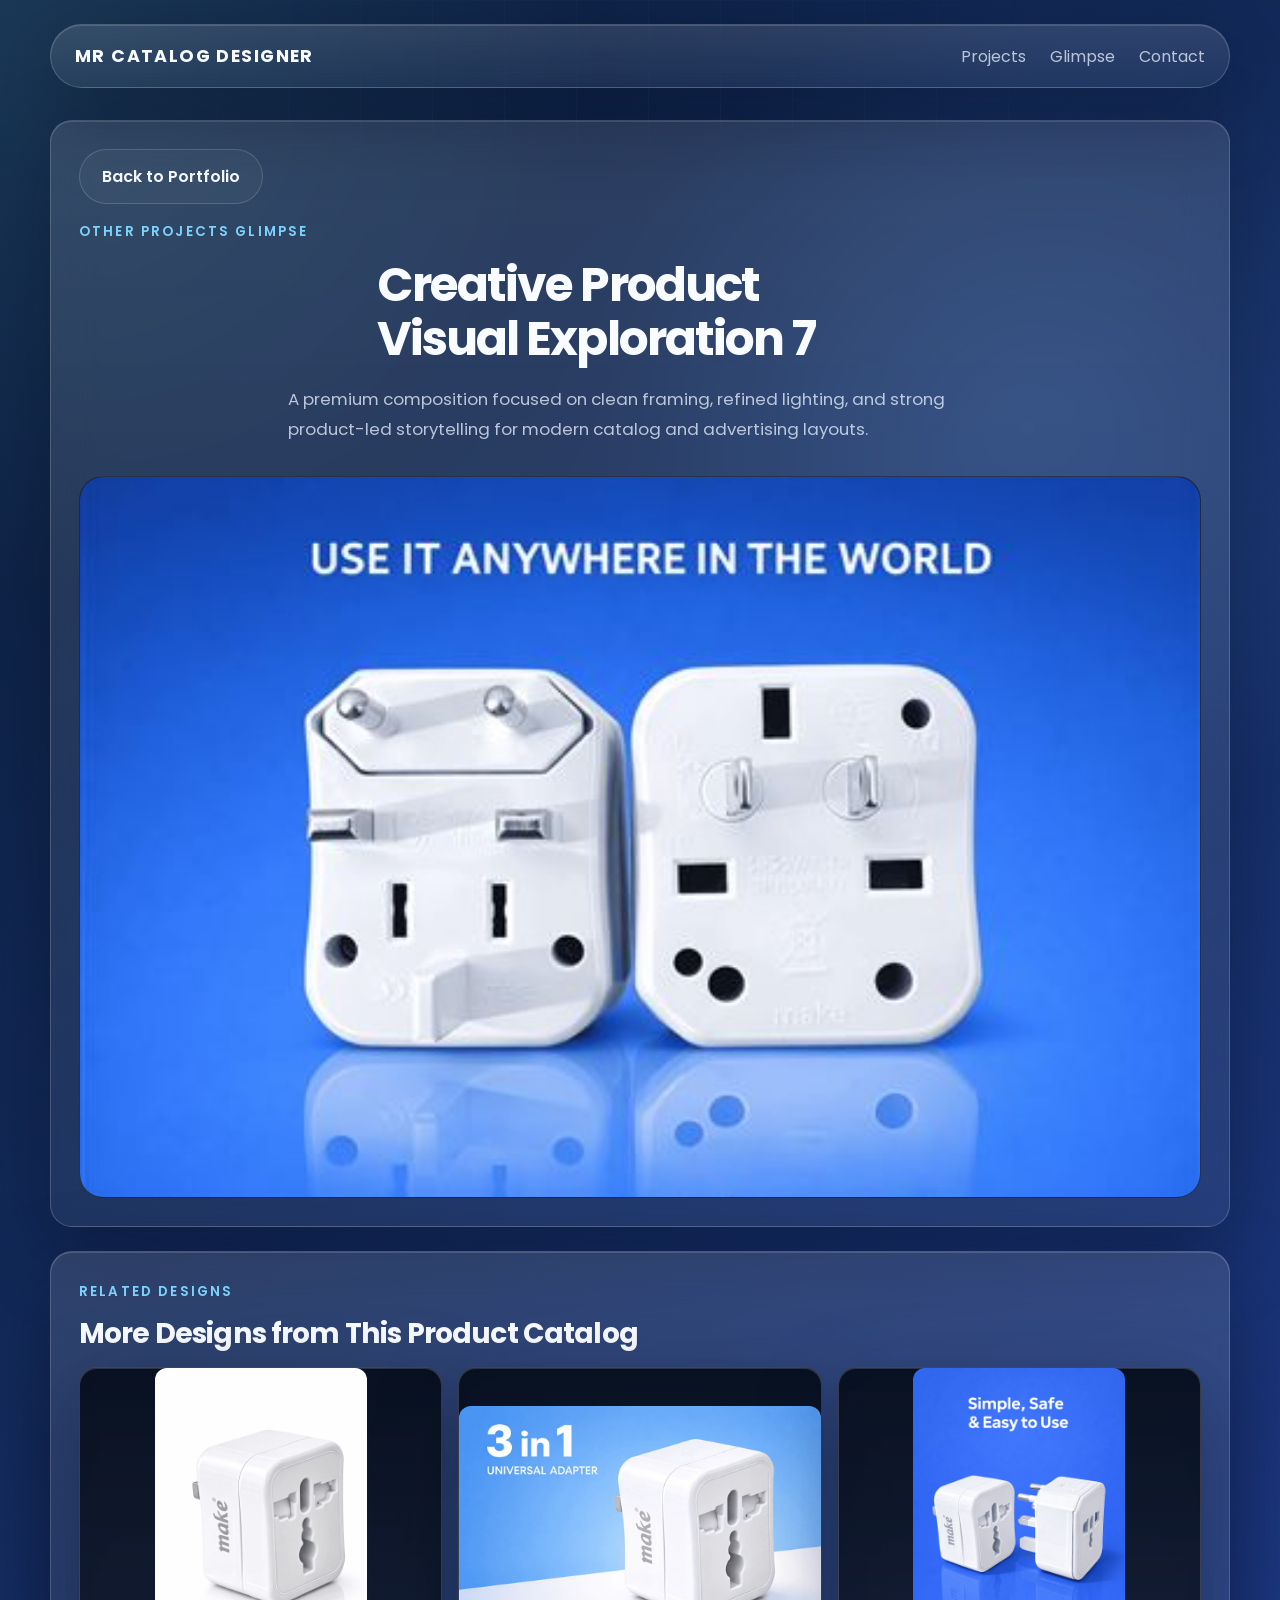
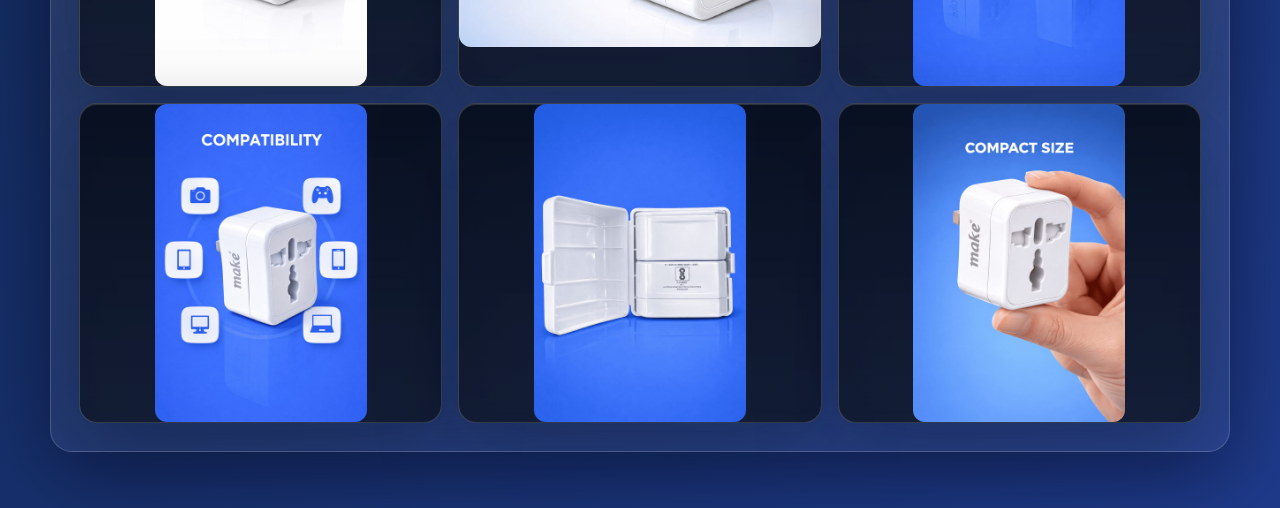
<file: glimpse-7.html>
<!DOCTYPE html>
<html lang="en">
<head>
  <meta charset="UTF-8">
  <meta name="viewport" content="width=device-width, initial-scale=1.0">
  <title>Other Project Glimpse 7</title>
  <link rel="preconnect" href="https://fonts.googleapis.com">
  <link rel="preconnect" href="https://fonts.gstatic.com" crossorigin>
  <link href="https://fonts.googleapis.com/css2?family=Poppins:wght@300;400;500;600;700;800&display=swap" rel="stylesheet">
  <link rel="stylesheet" href="styles.css">
</head>
<body>
  <div class="detail-shell">
    <header class="topbar glass-card">
      <a class="brand" href="index.html">MR Catalog Designer</a>
      <nav class="nav">
        <a href="index.html#projects">Projects</a>
        <a href="index.html#glimpse">Glimpse</a>
        <a href="index.html#contact">Contact</a>
      </nav>
    </header>
    <main class="detail-main">
      <section class="detail-layout reveal is-visible">
        <div class="detail-card glass-card">
          <div class="detail-back"><a class="button button-secondary" href="index.html#glimpse">Back to Portfolio</a></div>
          <p class="eyebrow">Other Projects Glimpse</p>
          <h1>Creative Product Visual Exploration 7</h1>
          <p class="hero-copy">A premium composition focused on clean framing, refined lighting, and strong product-led storytelling for modern catalog and advertising layouts.</p>
          <div class="detail-main-image"><img src="optimized/images/other7-480.jpg" decoding="async" alt="Other project glimpse 7 main visual" loading="lazy"></div>
        </div>
        <div class="detail-card glass-card">
          <p class="eyebrow">Related Designs</p>
          <h2 class="detail-section-title">More Designs from This Product Catalog</h2>
          <div class="project-more-grid">
            <figure class="project-more-card glass-card">
              <img src="optimized/glimpse-7/1-960.jpg" srcset="optimized/glimpse-7/1-480.jpg 480w, optimized/glimpse-7/1-960.jpg 960w, optimized/glimpse-7/1-1440.jpg 1440w" sizes="(max-width: 720px) 92vw, (max-width: 980px) 92vw, 50vw" decoding="async" alt="More designs from this product catalog 1" loading="lazy">
            </figure>
            <figure class="project-more-card glass-card">
              <img src="optimized/glimpse-7/2-960.jpg" srcset="optimized/glimpse-7/2-480.jpg 480w, optimized/glimpse-7/2-960.jpg 960w, optimized/glimpse-7/2-1440.jpg 1440w" sizes="(max-width: 720px) 92vw, (max-width: 980px) 92vw, 50vw" decoding="async" alt="More designs from this product catalog 2" loading="lazy">
            </figure>
            <figure class="project-more-card glass-card">
              <img src="optimized/glimpse-7/3-960.jpg" srcset="optimized/glimpse-7/3-480.jpg 480w, optimized/glimpse-7/3-960.jpg 960w, optimized/glimpse-7/3-1440.jpg 1440w" sizes="(max-width: 720px) 92vw, (max-width: 980px) 92vw, 50vw" decoding="async" alt="More designs from this product catalog 3" loading="lazy">
            </figure>
            <figure class="project-more-card glass-card">
              <img src="optimized/glimpse-7/4-960.jpg" srcset="optimized/glimpse-7/4-480.jpg 480w, optimized/glimpse-7/4-960.jpg 960w, optimized/glimpse-7/4-1440.jpg 1440w" sizes="(max-width: 720px) 92vw, (max-width: 980px) 92vw, 50vw" decoding="async" alt="More designs from this product catalog 4" loading="lazy">
            </figure>
            <figure class="project-more-card glass-card">
              <img src="optimized/glimpse-7/5-960.jpg" srcset="optimized/glimpse-7/5-480.jpg 480w, optimized/glimpse-7/5-960.jpg 960w, optimized/glimpse-7/5-1440.jpg 1440w" sizes="(max-width: 720px) 92vw, (max-width: 980px) 92vw, 50vw" decoding="async" alt="More designs from this product catalog 5" loading="lazy">
            </figure>
            <figure class="project-more-card glass-card">
              <img src="optimized/glimpse-7/6-960.jpg" srcset="optimized/glimpse-7/6-480.jpg 480w, optimized/glimpse-7/6-960.jpg 960w, optimized/glimpse-7/6-1440.jpg 1440w" sizes="(max-width: 720px) 92vw, (max-width: 980px) 92vw, 50vw" decoding="async" alt="More designs from this product catalog 6" loading="lazy">
            </figure>
          </div>
        </div>
      </section>
    </main>
  </div>
</body>
</html>
</file>
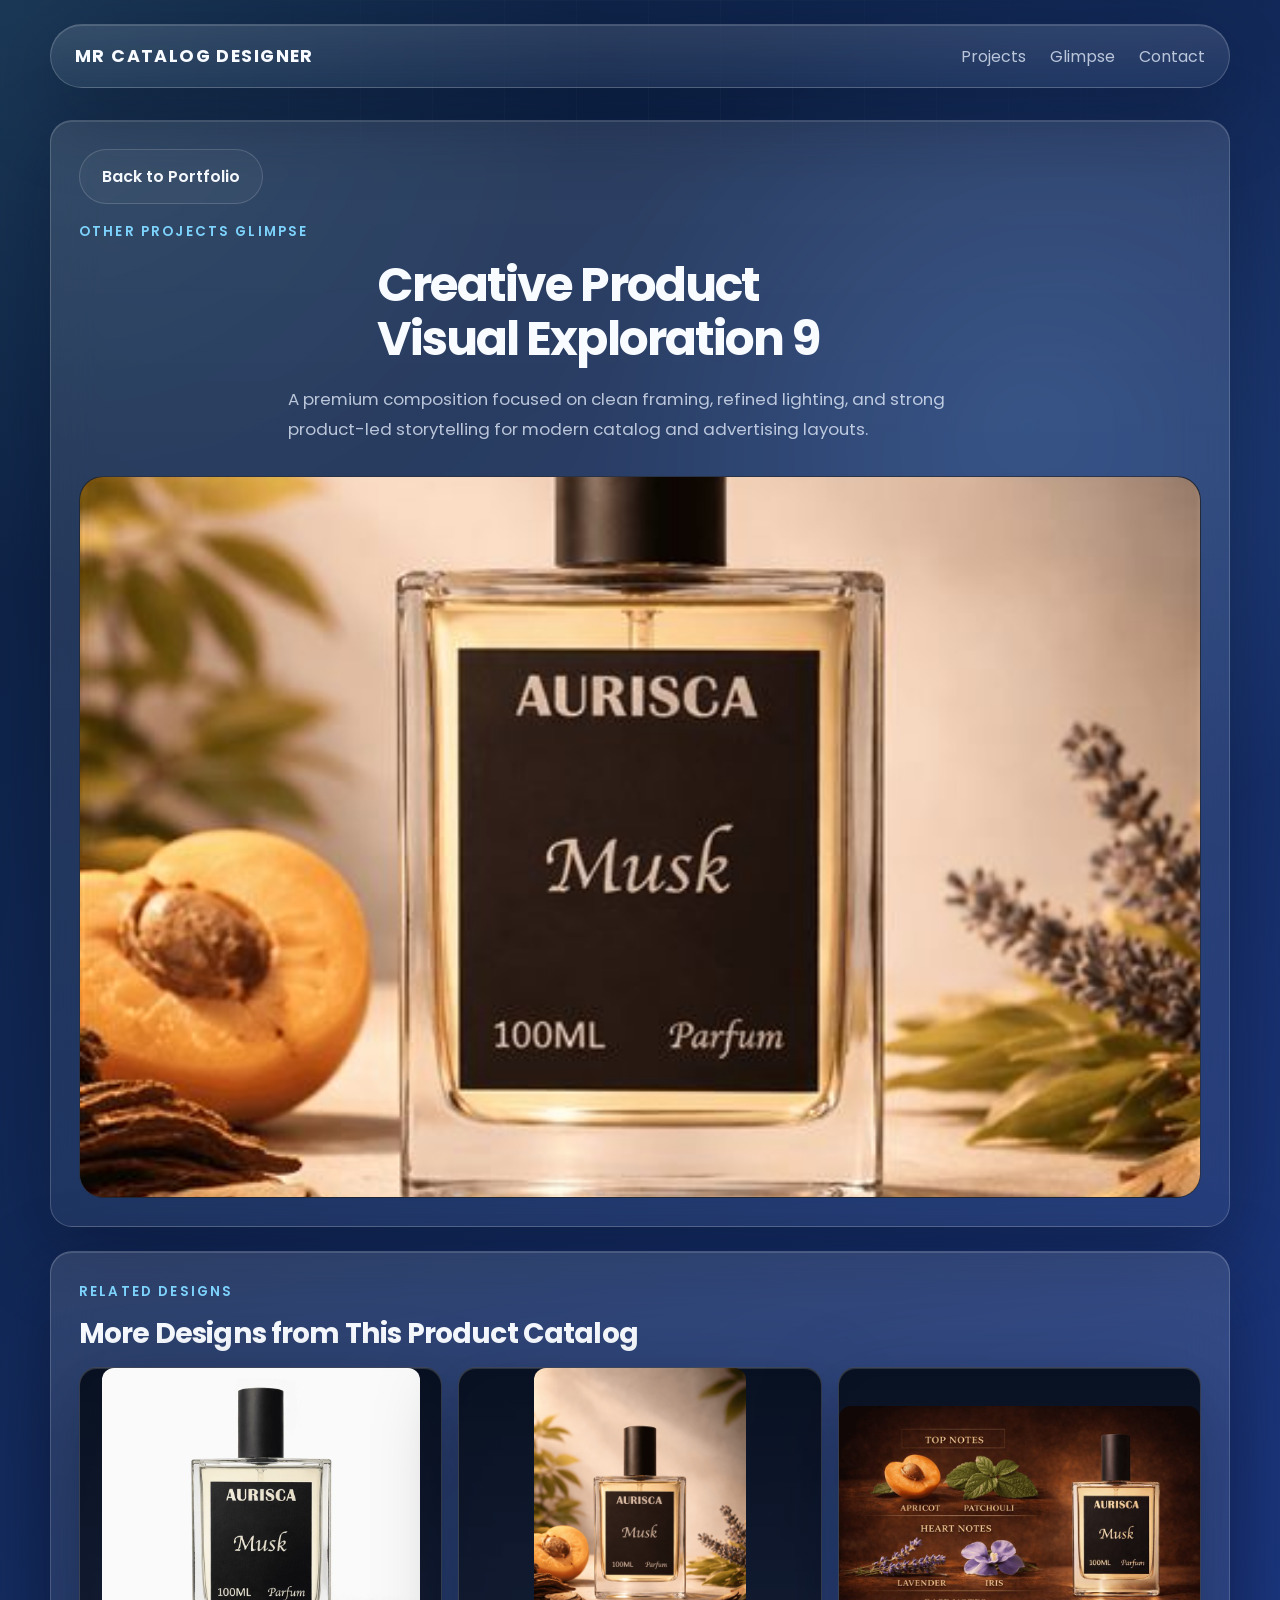
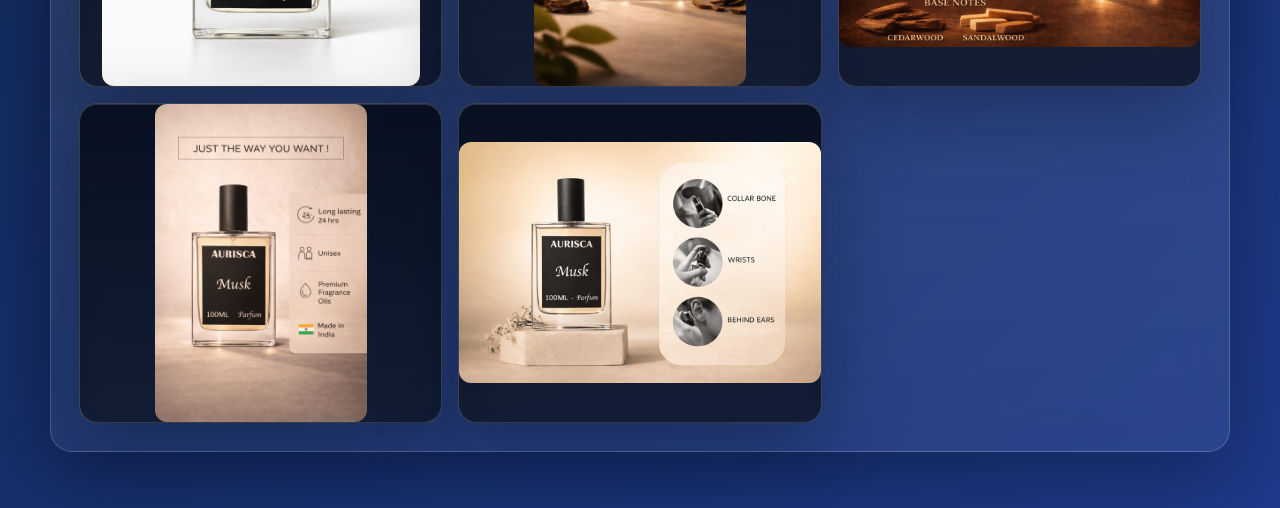
<file: glimpse-9.html>
<!DOCTYPE html>
<html lang="en">
<head>
  <meta charset="UTF-8">
  <meta name="viewport" content="width=device-width, initial-scale=1.0">
  <title>Other Project Glimpse 9</title>
  <link rel="preconnect" href="https://fonts.googleapis.com">
  <link rel="preconnect" href="https://fonts.gstatic.com" crossorigin>
  <link href="https://fonts.googleapis.com/css2?family=Poppins:wght@300;400;500;600;700;800&display=swap" rel="stylesheet">
  <link rel="stylesheet" href="styles.css">
</head>
<body>
  <div class="detail-shell">
    <header class="topbar glass-card">
      <a class="brand" href="index.html">MR Catalog Designer</a>
      <nav class="nav">
        <a href="index.html#projects">Projects</a>
        <a href="index.html#glimpse">Glimpse</a>
        <a href="index.html#contact">Contact</a>
      </nav>
    </header>
    <main class="detail-main">
      <section class="detail-layout reveal is-visible">
        <div class="detail-card glass-card">
          <div class="detail-back"><a class="button button-secondary" href="index.html#glimpse">Back to Portfolio</a></div>
          <p class="eyebrow">Other Projects Glimpse</p>
          <h1>Creative Product Visual Exploration 9</h1>
          <p class="hero-copy">A premium composition focused on clean framing, refined lighting, and strong product-led storytelling for modern catalog and advertising layouts.</p>
          <div class="detail-main-image"><img src="optimized/images/other9-480.jpg" decoding="async" alt="Other project glimpse 9 main visual" loading="lazy"></div>
        </div>
        <div class="detail-card glass-card">
          <p class="eyebrow">Related Designs</p>
          <h2 class="detail-section-title">More Designs from This Product Catalog</h2>
          <div class="project-more-grid">
            <figure class="project-more-card glass-card">
              <img src="optimized/glimpse-9/1-960.jpg" srcset="optimized/glimpse-9/1-480.jpg 480w, optimized/glimpse-9/1-960.jpg 960w, optimized/glimpse-9/1-1440.jpg 1440w" sizes="(max-width: 720px) 92vw, (max-width: 980px) 92vw, 50vw" decoding="async" alt="More designs from this product catalog 1" loading="lazy">
            </figure>
            <figure class="project-more-card glass-card">
              <img src="optimized/glimpse-9/2-960.jpg" srcset="optimized/glimpse-9/2-480.jpg 480w, optimized/glimpse-9/2-960.jpg 960w, optimized/glimpse-9/2-1440.jpg 1440w" sizes="(max-width: 720px) 92vw, (max-width: 980px) 92vw, 50vw" decoding="async" alt="More designs from this product catalog 2" loading="lazy">
            </figure>
            <figure class="project-more-card glass-card">
              <img src="optimized/glimpse-9/3-960.jpg" srcset="optimized/glimpse-9/3-480.jpg 480w, optimized/glimpse-9/3-960.jpg 960w, optimized/glimpse-9/3-1440.jpg 1440w" sizes="(max-width: 720px) 92vw, (max-width: 980px) 92vw, 50vw" decoding="async" alt="More designs from this product catalog 3" loading="lazy">
            </figure>
            <figure class="project-more-card glass-card">
              <img src="optimized/glimpse-9/4-960.jpg" srcset="optimized/glimpse-9/4-480.jpg 480w, optimized/glimpse-9/4-960.jpg 960w, optimized/glimpse-9/4-1440.jpg 1440w" sizes="(max-width: 720px) 92vw, (max-width: 980px) 92vw, 50vw" decoding="async" alt="More designs from this product catalog 4" loading="lazy">
            </figure>
            <figure class="project-more-card glass-card">
              <img src="optimized/glimpse-9/5-960.jpg" srcset="optimized/glimpse-9/5-480.jpg 480w, optimized/glimpse-9/5-960.jpg 960w, optimized/glimpse-9/5-1440.jpg 1440w" sizes="(max-width: 720px) 92vw, (max-width: 980px) 92vw, 50vw" decoding="async" alt="More designs from this product catalog 5" loading="lazy">
            </figure>
          </div>
        </div>
      </section>
    </main>
  </div>
</body>
</html>
</file>
<file: styles.css>
:root {
  --bg-start: #0b1f3b;
  --bg-end: #1e3a8a;
  --surface: rgba(255, 255, 255, 0.08);
  --surface-strong: rgba(255, 255, 255, 0.14);
  --border: rgba(255, 255, 255, 0.18);
  --text-main: #f8fbff;
  --text-soft: rgba(232, 240, 255, 0.76);
  --accent: #7dd3fc;
  --accent-strong: #93c5fd;
  --shadow: 0 24px 80px rgba(2, 8, 23, 0.35);
  --glow: 0 0 40px rgba(125, 211, 252, 0.2);
  --radius-lg: 28px;
  --radius-md: 22px;
  --radius-sm: 16px;
  --container: 1320px;
}

* {
  box-sizing: border-box;
}

html {
  scroll-behavior: smooth;
}

body {
  margin: 0;
  min-height: 100vh;
  font-family: "Poppins", sans-serif;
  color: var(--text-main);
  background:
    radial-gradient(circle at top left, rgba(125, 211, 252, 0.14), transparent 24%),
    radial-gradient(circle at 80% 20%, rgba(96, 165, 250, 0.18), transparent 22%),
    linear-gradient(135deg, var(--bg-start), var(--bg-end));
  overflow-x: hidden;
}

body::before {
  content: "";
  position: fixed;
  inset: 0;
  background:
    linear-gradient(rgba(255, 255, 255, 0.035) 1px, transparent 1px),
    linear-gradient(90deg, rgba(255, 255, 255, 0.035) 1px, transparent 1px);
  background-size: 72px 72px;
  mask-image: radial-gradient(circle at center, black 38%, transparent 82%);
  pointer-events: none;
}

a {
  color: inherit;
  text-decoration: none;
}

.page-shell {
  width: min(calc(100% - 24px), var(--container));
  margin: 0 auto;
  padding: 24px 0 56px;
}

.glass-card {
  background: linear-gradient(180deg, rgba(255, 255, 255, 0.12), rgba(255, 255, 255, 0.06));
  border: 1px solid var(--border);
  box-shadow: var(--shadow), inset 0 1px 0 rgba(255, 255, 255, 0.14);
  backdrop-filter: blur(22px);
  -webkit-backdrop-filter: blur(22px);
}

.topbar {
  position: sticky;
  top: 20px;
  z-index: 10;
  display: flex;
  align-items: center;
  justify-content: space-between;
  padding: 18px 24px;
  border-radius: 999px;
}

.brand {
  font-size: 1.1rem;
  font-weight: 700;
  letter-spacing: 0.08em;
  text-transform: uppercase;
}

.nav {
  display: flex;
  gap: 24px;
}

.nav a {
  color: var(--text-soft);
  transition: color 220ms ease, transform 220ms ease;
}

.nav a:hover {
  color: var(--text-main);
  transform: translateY(-1px);
}

.hero {
  position: relative;
  min-height: calc(100vh - 120px);
  display: grid;
  place-items: center;
  padding: 56px 0 24px;
}

.hero-card {
  position: relative;
  width: min(980px, 100%);
  padding: 56px 56px 52px;
  border-radius: var(--radius-lg);
  text-align: center;
}

.hero-card::after {
  content: "";
  position: absolute;
  inset: -1px;
  border-radius: inherit;
  background: linear-gradient(135deg, rgba(255, 255, 255, 0.24), transparent 28%, transparent 70%, rgba(147, 197, 253, 0.22));
  z-index: -1;
  filter: blur(18px);
}

.eyebrow {
  margin: 0 0 14px;
  color: var(--accent);
  font-size: 0.84rem;
  font-weight: 600;
  letter-spacing: 0.16em;
  text-transform: uppercase;
}

h1,
h2,
h3,
p {
  margin-top: 0;
}

h1 {
  font-size: clamp(2rem, 3.7vw, 4rem);
  line-height: 1.16;
  letter-spacing: -0.04em;
  max-width: 17ch;
  margin: 0 auto 18px;
}

h2 {
  font-size: clamp(2rem, 3vw, 3.2rem);
  line-height: 1.1;
  letter-spacing: -0.03em;
}

h3 {
  font-size: 1.4rem;
  margin-bottom: 12px;
}

p {
  color: var(--text-soft);
  line-height: 1.75;
}

.hero-copy {
  max-width: 64ch;
  margin: 0 auto 32px;
  font-size: 1.05rem;
}

.hero-actions {
  display: flex;
  justify-content: center;
  gap: 14px;
  margin-bottom: 34px;
}

.button {
  display: inline-flex;
  align-items: center;
  justify-content: center;
  min-width: 160px;
  padding: 14px 22px;
  border-radius: 999px;
  font-weight: 600;
  transition: transform 220ms ease, box-shadow 220ms ease, border-color 220ms ease, background 220ms ease;
}

.button:hover {
  transform: translateY(-2px);
}

.button-primary {
  background: linear-gradient(135deg, rgba(125, 211, 252, 0.94), rgba(147, 197, 253, 0.88));
  color: #08111f;
  box-shadow: 0 16px 36px rgba(125, 211, 252, 0.28);
}

.button-primary:hover {
  box-shadow: 0 20px 42px rgba(125, 211, 252, 0.34);
}

.button-secondary {
  border: 1px solid rgba(255, 255, 255, 0.16);
  background: rgba(255, 255, 255, 0.04);
}

.button-secondary:hover {
  border-color: rgba(255, 255, 255, 0.28);
  background: rgba(255, 255, 255, 0.08);
}

.hero-metrics {
  display: grid;
  grid-template-columns: repeat(3, minmax(0, 1fr));
  gap: 16px;
}

.hero-metrics div {
  padding: 18px;
  border-radius: var(--radius-sm);
  background: rgba(255, 255, 255, 0.05);
  border: 1px solid rgba(255, 255, 255, 0.1);
}

.hero-metrics strong {
  display: block;
  margin-bottom: 4px;
  font-size: 1.6rem;
  font-weight: 700;
}

.hero-metrics span {
  color: var(--text-soft);
  font-size: 0.92rem;
}

.section {
  padding: 64px 0;
}

.section-heading {
  max-width: 720px;
  margin-bottom: 32px;
}

.project-grid {
  display: grid;
  grid-template-columns: repeat(2, minmax(0, 1fr));
  gap: 20px;
  max-width: 1300px;
  margin: 0 auto;
}

.project-card {
  width: min(100%, 650px);
  justify-self: center;
  padding: 28px;
  border-radius: var(--radius-md);
  transition: transform 240ms ease, box-shadow 240ms ease, border-color 240ms ease;
  position: relative;
  overflow: hidden;
  display: grid;
  gap: 20px;
}

.project-card::before {
  content: "";
  position: absolute;
  inset: auto -20% -50% auto;
  width: 180px;
  height: 180px;
  background: radial-gradient(circle, rgba(125, 211, 252, 0.24), transparent 68%);
  opacity: 0;
  transition: opacity 240ms ease;
}

.project-card:hover,
.info-card:hover,
.contact-card:hover {
  transform: translateY(-6px);
  box-shadow: var(--shadow), var(--glow);
  border-color: rgba(255, 255, 255, 0.24);
}

.project-card:hover::before {
  opacity: 1;
}

.project-copy {
  position: relative;
  z-index: 1;
}

.project-tag {
  display: inline-flex;
  margin-bottom: 18px;
  padding: 8px 12px;
  border-radius: 999px;
  background: rgba(255, 255, 255, 0.08);
  color: var(--accent);
  font-size: 0.78rem;
  font-weight: 600;
  letter-spacing: 0.08em;
  text-transform: uppercase;
}

.project-card a {
  display: inline-flex;
  margin-top: 12px;
  color: var(--text-main);
  font-weight: 600;
}

.project-gallery {
  display: grid;
  grid-template-columns: repeat(2, minmax(0, 1fr));
  gap: 16px;
  position: relative;
  z-index: 1;
}

.project-gallery-three .project-image:last-child {
  grid-column: 1 / -1;
}


.project-image {
  margin: 0;
  width: 100%;
  height: 340px;
  border-radius: 18px;
  overflow: hidden;
  background: linear-gradient(180deg, rgba(7, 15, 30, 0.96), rgba(15, 23, 42, 0.88));
  border: 1px solid rgba(255, 255, 255, 0.1);
  box-shadow: inset 0 1px 0 rgba(255, 255, 255, 0.12);
  display: flex;
  align-items: center;
  justify-content: center;
}

.project-image img {
  display: block;
  width: 100%;
  height: 100%;
  object-fit: cover;
  object-position: center;
  transition: transform 320ms ease, filter 320ms ease;
}

.project-image:hover img {
  transform: scale(1.08);
  filter: saturate(1.08);
}

.glimpse-grid {
  display: grid;
  grid-template-columns: repeat(3, minmax(0, 1fr));
  gap: 18px;
}

.glimpse-card {
  display: block;
  padding: 10px;
  border-radius: 20px;
  overflow: hidden;
  transition: transform 240ms ease, box-shadow 240ms ease, border-color 240ms ease;
}

.glimpse-card:hover {
  transform: translateY(-4px);
  box-shadow: var(--shadow), var(--glow);
  border-color: rgba(255, 255, 255, 0.24);
}

.glimpse-card img {
  display: block;
  width: 100%;
  height: 190px;
  border-radius: 14px;
  object-fit: cover;
  object-position: center;
  transition: transform 320ms ease, filter 320ms ease;
}

.glimpse-card:hover img {
  transform: scale(1.08);
  filter: saturate(1.06);
}

.detail-shell {
  width: min(calc(100% - 24px), 1180px);
  margin: 0 auto;
  padding: 24px 0 56px;
}

.detail-main {
  padding-top: 32px;
}

.detail-layout {
  display: grid;
  gap: 24px;
}

.detail-card {
  padding: 28px;
  border-radius: var(--radius-md);
}

.detail-back {
  margin-bottom: 16px;
}

.detail-main-image {
  width: 100%;
  overflow: hidden;
  border-radius: 24px;
  background: linear-gradient(180deg, rgba(7, 15, 30, 0.96), rgba(15, 23, 42, 0.88));
  border: 1px solid rgba(255, 255, 255, 0.1);
}

.detail-main-image img {
  display: block;
  width: 100%;
  max-height: 720px;
  object-fit: cover;
  object-position: center;
}



.detail-section-title {
  margin: 0 0 18px;
  font-size: clamp(1.5rem, 2.2vw, 2.2rem);
}

.related-grid {
  display: grid;
  grid-template-columns: repeat(3, minmax(0, 1fr));
  gap: 16px;
}

.related-card {
  display: block;
  padding: 10px;
  border-radius: 18px;
  overflow: hidden;
  transition: transform 240ms ease, box-shadow 240ms ease, border-color 240ms ease;
}

.related-card:hover {
  transform: translateY(-4px);
  box-shadow: var(--shadow), var(--glow);
  border-color: rgba(255, 255, 255, 0.24);
}

.related-card img {
  display: block;
  width: 70%;
  height: 400px;
  border-radius: 12px;
  object-fit: cover;
  object-position: center;
}

.project-more-grid {
  display: grid;
  grid-template-columns: repeat(3, minmax(0, 1fr));
  gap: 16px;
}

.project-more-card {
  margin: 0;
  padding: 0;
  border-radius: 18px;
  overflow: hidden;
  transition: transform 240ms ease, box-shadow 240ms ease, border-color 240ms ease;
  height: 320px;
  display: flex;
  align-items: center;
  justify-content: center;
  background: linear-gradient(180deg, rgba(7, 15, 30, 0.96), rgba(15, 23, 42, 0.88));
}

.project-more-card:hover {
  transform: translateY(-4px);
  box-shadow: var(--shadow), var(--glow);
  border-color: rgba(255, 255, 255, 0.24);
}

.project-more-card img {
  display: block;
  max-width: 100%;
  max-height: 100%;
  border-radius: 12px;
  object-fit: contain;
  object-position: center;
  transition: transform 320ms ease, filter 320ms ease;
}

.project-more-card:hover img {
  transform: scale(1.08);
  filter: saturate(1.06);
}

.split-section {
  display: grid;
  grid-template-columns: 1.1fr 0.9fr;
  gap: 22px;
  align-items: stretch;
}

.split-section > .glass-card,
.info-card,
.contact-card {
  padding: 32px;
  border-radius: var(--radius-md);
  transition: transform 240ms ease, box-shadow 240ms ease, border-color 240ms ease;
}

.info-stack {
  display: grid;
  gap: 22px;
}

.contact-card {
  max-width: 820px;
}

.portfolio-cta {
  max-width: 880px;
  padding: 36px;
  border-radius: var(--radius-md);
  transition: transform 240ms ease, box-shadow 240ms ease, border-color 240ms ease;
}

.portfolio-cta:hover {
  transform: translateY(-6px);
  box-shadow: var(--shadow), var(--glow);
  border-color: rgba(255, 255, 255, 0.24);
}

.contact-actions {
  display: flex;
  flex-direction: column;
  align-items: flex-start;
  gap: 14px;
}

.hero-glow {
  position: absolute;
  width: 320px;
  height: 320px;
  border-radius: 50%;
  background: radial-gradient(circle, rgba(125, 211, 252, 0.22), transparent 70%);
  filter: blur(8px);
  pointer-events: none;
}

.hero-glow-left {
  top: 8%;
  left: -8%;
}

.hero-glow-right {
  right: -8%;
  bottom: 12%;
}

.reveal {
  opacity: 1;
  transform: none;
}

.reveal.is-visible {
  opacity: 1;
  transform: translateY(0);
}

@media (max-width: 980px) {
  .project-grid {
    grid-template-columns: 1fr;
  }

  .glimpse-grid {
    grid-template-columns: repeat(2, minmax(0, 1fr));
  }

  .related-grid {
    grid-template-columns: repeat(2, minmax(0, 1fr));
  }

  .project-more-grid {
    grid-template-columns: repeat(2, minmax(0, 1fr));
  }

  .split-section {
    grid-template-columns: 1fr;
  }

  .hero-card {
    padding: 42px 34px;
  }
}

@media (max-width: 720px) {
  .detail-shell {
    width: min(calc(100% - 12px), 1180px);
    padding-top: 16px;
  }

  .detail-card {
    padding: 20px;
  }

  .page-shell {
    width: min(calc(100% - 12px), var(--container));
    padding-top: 16px;
  }

  .topbar {
    border-radius: 26px;
    padding: 18px;
    flex-direction: column;
    gap: 14px;
  }

  .nav {
    gap: 16px;
    flex-wrap: wrap;
    justify-content: center;
  }

  .hero {
    min-height: auto;
    padding: 48px 0 8px;
  }

  .hero-card {
    padding: 32px 22px;
  }

  .hero-actions {
    flex-direction: column;
  }

  .button {
    width: 100%;
  }

  .contact-actions {
    align-items: stretch;
  }

  .hero-metrics,
  .project-grid {
    grid-template-columns: 1fr;
  }

  .project-gallery {
    grid-template-columns: 1fr;
  }

  .glimpse-grid {
    grid-template-columns: 1fr;
    gap: 14px;
  }

  .related-grid {
    grid-template-columns: 1fr;
  }

  .project-more-grid {
    grid-template-columns: 1fr;
  }

  .glimpse-card img {
    height: 210px;
  }

  .project-gallery-three .project-image:last-child {
    grid-column: auto;
  }

  .section {
    padding: 48px 0;
  }
}
</file>
